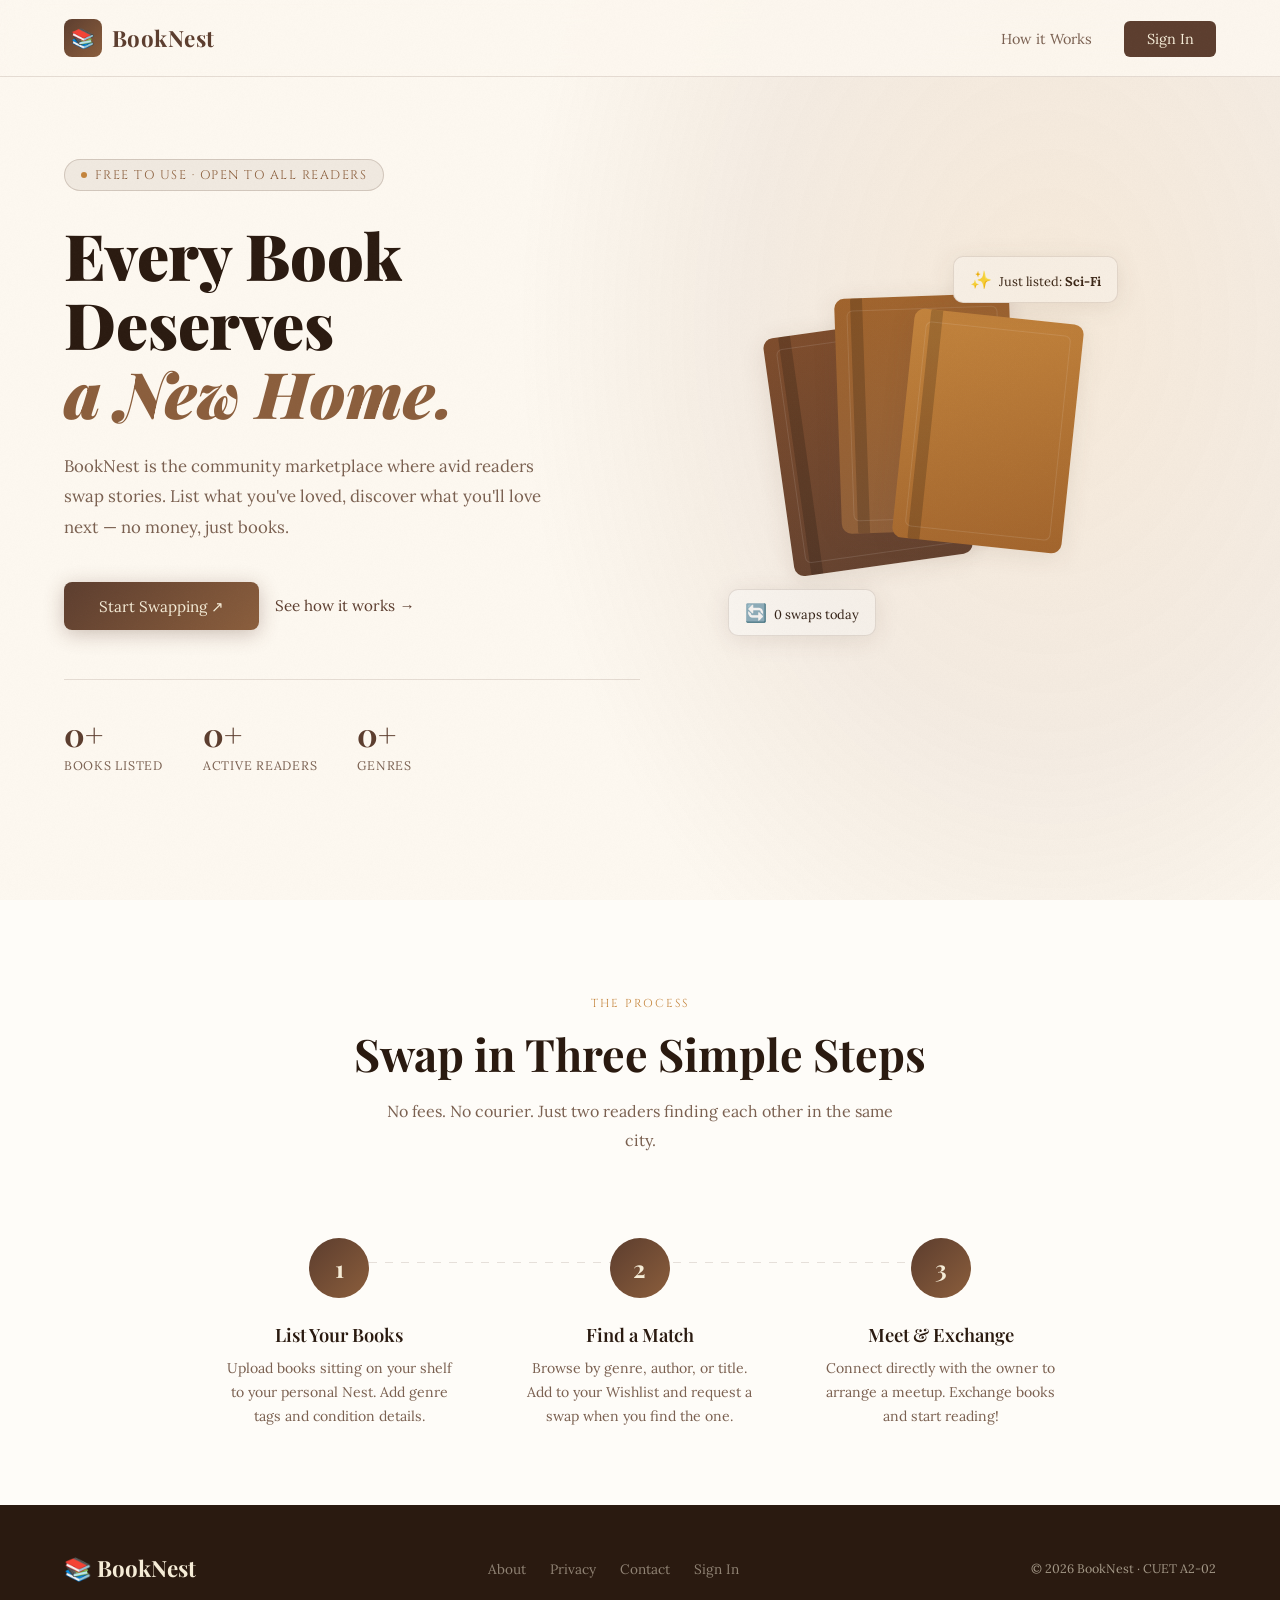
<file: index.html>
<!doctype html>
<html lang="en">
  <head>
    <meta charset="UTF-8" />
    <meta name="viewport" content="width=device-width, initial-scale=1.0" />
    <title>BookNest — Find Your Next Read</title>
    <link rel="stylesheet" href="css/get-started.css" />
  </head>

  <body>
    <!-- Navigation -->
    <nav id="navbar">
      <a class="nav-logo" href="#">
        <div class="nav-logo-icon">📚</div>
        <span class="nav-logo-text">BookNest</span>
      </a>
      <ul class="nav-links">
        <li><a href="#how-it-works">How it Works</a></li>
        <li><a href="signin.html" class="nav-cta">Sign In</a></li>
      </ul>
    </nav>

    <!-- Hero -->
    <section class="hero">
      <div class="hero-content">
        <div class="hero-badge">
          <span></span>
          Free to use · Open to all readers
        </div>
        <h1 class="hero-title">
          Every Book Deserves<br />
          <em>a New Home.</em>
        </h1>
        <p class="hero-subtitle">
          BookNest is the community marketplace where avid readers swap stories.
          List what you've loved, discover what you'll love next — no money,
          just books.
        </p>
        <div class="hero-actions">
          <a href="signup.html" class="btn-primary">Start Swapping ↗</a>
          <a href="#how-it-works" class="btn-ghost">See how it works →</a>
        </div>
        <div class="hero-stats">
  <div>
    <div class="stat-num" id="stat-books">--</div>
    <div class="stat-label">Books Listed</div>
  </div>
  <div>
    <div class="stat-num" id="stat-readers">--</div>
    <div class="stat-label">Active Readers</div>
  </div>
  <div>
    <div class="stat-num" id="stat-genres">--</div>
    <div class="stat-label">Genres</div>
  </div>
</div>
      </div>

      <!-- Illustrated Book Stack -->
      <div class="hero-visual">
        <div class="book-stack">
          <div class="book-card"></div>
          <div class="book-card"></div>
          <div class="book-card"></div>
          <div class="floating-tag top-right">
            <span class="tag-icon">✨</span> Just listed:
            <strong>Sci-Fi</strong>
          </div>
          <div class="floating-tag bottom-left">
            <span class="tag-icon">🔄</span> 0 swaps today
          </div>
        </div>
      </div>
    </section>

    <!-- ── HOW IT WORKS ── -->
    <section class="how-it-works" id="how-it-works">
      <div class="how-header">
        <span class="section-label">The Process</span>
        <h2 class="section-title">Swap in Three Simple Steps</h2>
        <p class="section-sub">
          No fees. No courier. Just two readers finding each other in the same
          city.
        </p>
      </div>
      <div class="steps-grid">
        <div class="step">
          <div class="step-num">1</div>
          <h3 class="step-title">List Your Books</h3>
          <p class="step-desc">
            Upload books sitting on your shelf to your personal Nest. Add genre
            tags and condition details.
          </p>
        </div>
        <div class="step">
          <div class="step-num">2</div>
          <h3 class="step-title">Find a Match</h3>
          <p class="step-desc">
            Browse by genre, author, or title. Add to your Wishlist and request
            a swap when you find the one.
          </p>
        </div>
        <div class="step">
          <div class="step-num">3</div>
          <h3 class="step-title">Meet & Exchange</h3>
          <p class="step-desc">
            Connect directly with the owner to arrange a meetup. Exchange books
            and start reading!
          </p>
        </div>
      </div>
    </section>
    <!-- ── FOOTER ── -->
    <footer>
      <div class="footer-logo">📚 BookNest</div>
      <ul class="footer-links">
        <li><a href="#">About</a></li>
        <li><a href="#">Privacy</a></li>
        <li><a href="#">Contact</a></li>
        <li><a href="login.html">Sign In</a></li>
      </ul>
      <p style="font-size: 0.78rem">© 2026 BookNest · CUET A2-02</p>
    </footer>

    <script src="javascript/index.js"></script>
  </body>
</html>
</file>
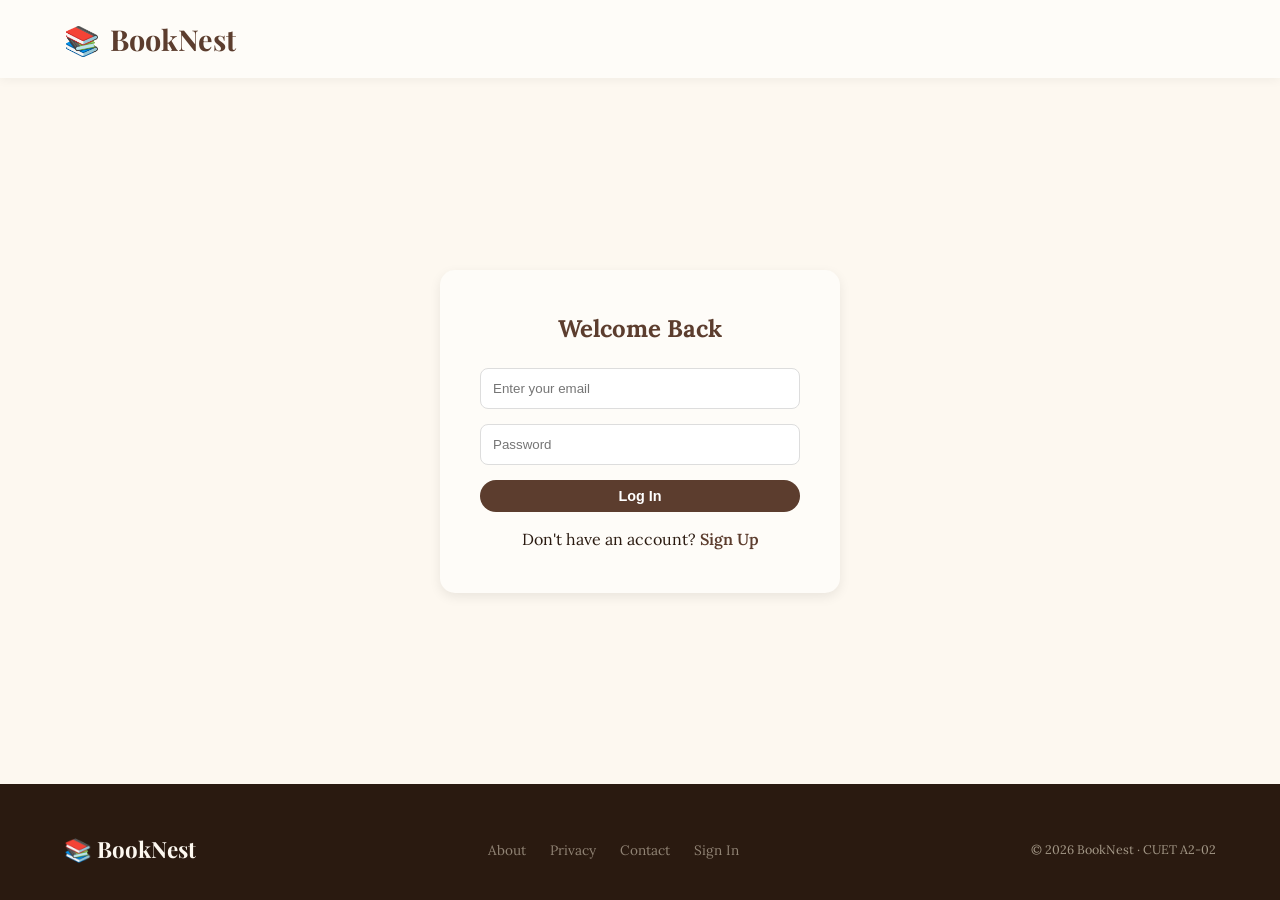
<file: history.html>
<!doctype html>
<html lang="en">
  <head>
    <meta charset="UTF-8" />
    <meta name="viewport" content="width=device-width, initial-scale=1.0" />
    <title>History - BookNest</title>
    <link rel="stylesheet" href="css/history.css" />
  </head>
  <body>
    <header>
      <a href="marketplace.html" class="logo"><span>📚</span> BookNest</a>
      <nav class="nav-links">
        <a href="marketplace.html">Marketplace</a>
        <a href="mynest.html">My Nest</a>
        <a href="wishlist.html">Wishlist</a>
        <a href="history.html" class="active">History</a>
      </nav>
      <div class="user-actions">
        <div class="avatar" style="width: 35px; height: 35px"></div>
        <a href="marketplace.html" class="btn btn-sm btn-outline">Log Out</a>
      </div>
    </header>

    <div class="container" style="margin-top: 40px">
      <h2 class="section-title">Ongoing Requests</h2>
      <p style="font-size: 0.9rem; color: #7a6050; margin-bottom: 20px">
        Accept a request to see contact info. Meet up and click "Confirm Swap"
        once physical exchange is done.
      </p>
      <table class="history-table" id="ongoing-table">
        <thead>
          <tr>
            <th>Role</th>
            <th>Book Given</th>
            <th>Book Received</th>
            <th>Person</th>
            <th>Contact / Status</th>
            <th>Action</th>
          </tr>
        </thead>
        <tbody id="ongoing-body">
          <!-- Dynamic data here -->
        </tbody>
      </table>

      <h2 class="section-title" style="margin-top: 60px">Successful Swaps</h2>
      <table class="history-table">
        <thead>
          <tr>
            <th>Date</th>
            <th>Book Given</th>
            <th>Book Received</th>
            <th>Swapped With</th>
            <th>Action</th>
          </tr>
        </thead>
        <tbody id="completed-body">
          <!-- Dynamic data here -->
        </tbody>
      </table>
    </div>

    <div id="contact-modal" class="modal-overlay" style="display: none">
      <div class="modal-content" style="text-align: center; max-width: 400px">
        <span class="close-btn" id="close-contact">&times;</span>
        <h3 id="contact-name">Contact Info</h3>
        <p style="margin-top: 10px">
          <strong>Phone:</strong> <span id="contact-phone"></span>
        </p>
        <p><strong>Address:</strong> <span id="contact-address"></span></p>

        <div
          style="
            background: #fff9e6;
            border: 1px solid #ffe58f;
            padding: 15px;
            border-radius: 8px;
            margin: 20px 0;
            font-size: 0.85rem;
            color: #856404;
          "
        >
          <strong>Step 2: Physical Meeting</strong><br />
          Meet the user. Once you have the book in your hand, click the button
          below.
        </div>

        <button
          id="modal-confirm-swap"
          class="btn btn-primary"
          style="width: 100%"
        >
          I have received my book
        </button>
      </div>
    </div>

    <footer>
      <div class="footer-logo">📚 BookNest</div>
      <ul class="footer-links">
        <li><a href="#">About</a></li>
        <li><a href="#">Privacy</a></li>
        <li><a href="#">Contact</a></li>
        <li><a href="signin.html">Sign In</a></li>
      </ul>
      <p style="font-size: 0.78rem">© 2026 BookNest · CUET A2-02</p>
    </footer>
    <script src="javascript/config.js"></script>
    <script src="javascript/auth.js"></script>
    <script src="javascript/history.js"></script>
  </body>
</html>
</file>
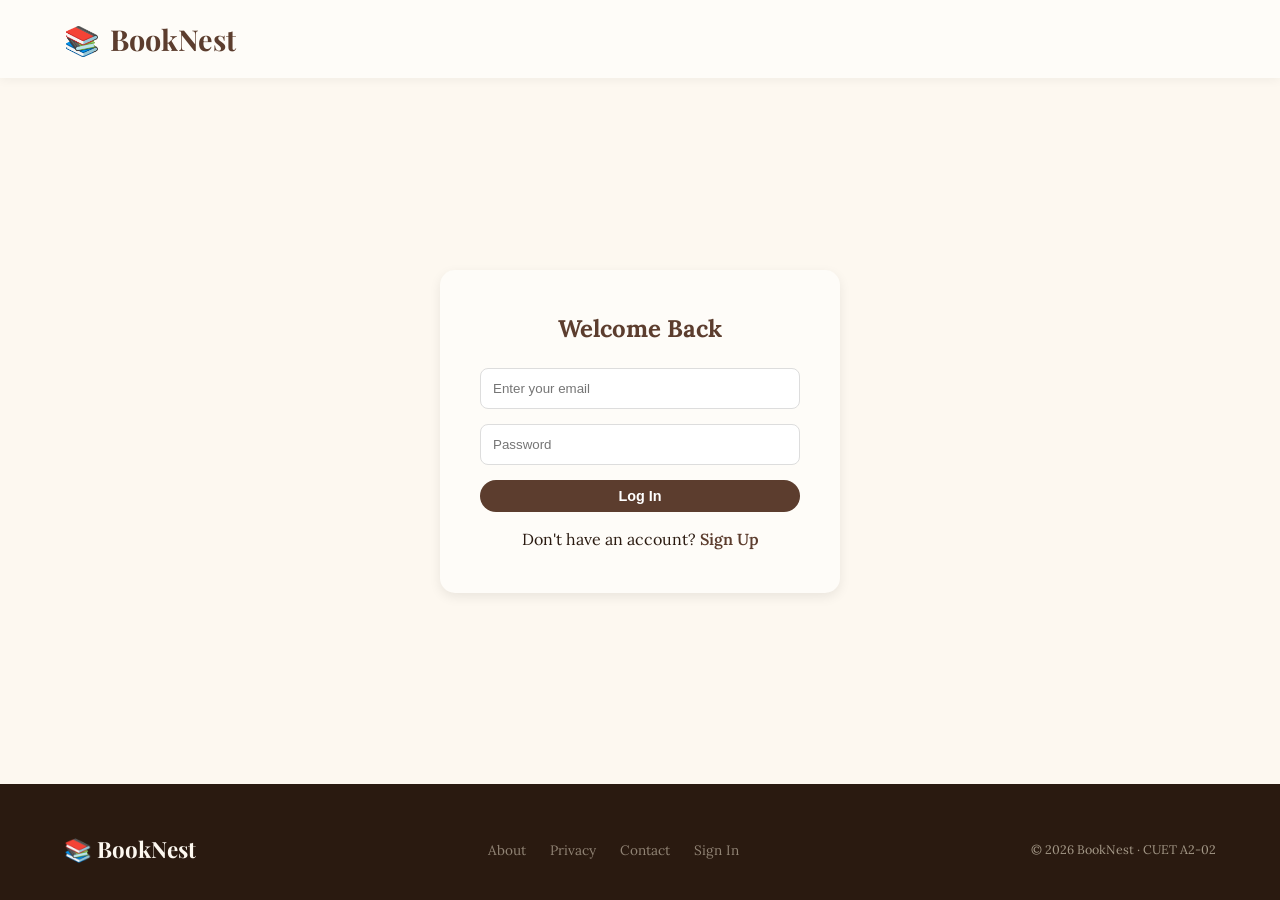
<file: marketplace.html>
<!doctype html>
<html lang="en">
  <head>
    <meta charset="UTF-8" />
    <meta name="viewport" content="width=device-width, initial-scale=10" />
    <title>BookNest - Marketplace</title>
    <link rel="stylesheet" href="css/index.css" />
  </head>

  <body>
    <header>
      <a href="marketplace.html" class="logo"><span>📚</span> BookNest</a>
      <nav class="nav-links">
        <a href="marketplace.html" class="active">Marketplace</a>
        <a href="mynest.html">My Nest</a>
        <a href="wishlist.html">Wishlist</a>
        <a href="history.html">History</a>
      </nav>
      <div class="user-actions">
        <div
          class="avatar"
          style="width: 35px; height: 35px; background-color: #2c5e50"
        ></div>
        <a href="index.html" class="btn btn-sm btn-outline">Log Out</a>
      </div>
    </header>

    <section class="hero">
      <h1>Give Old Stories New Life</h1>
      <p>
        Join the community of readers swapping novels, textbooks, and comics for
        free.
      </p>

      <div class="search-container">
        <input
          type="text"
          class="search-input"
          placeholder="Search by title, author..."
        />
        <button class="btn btn-primary">Search</button>
      </div>

      <div class="filters">
        <span class="filter-tag active">All</span>
        <span class="filter-tag">Fiction</span>
        <span class="filter-tag">Thriller</span>
        <span class="filter-tag">Academic</span>
        <span class="filter-tag">Sci-Fi</span>
      </div>
    </section>

    <div class="container">
      <h2 class="section-title">Trending Swaps</h2>
      <div class="book-grid"></div>
    </div>
    <!-- SWAP REQUEST MODAL (Hidden by default) -->
    <div id="swap-modal" class="modal-overlay" style="display: none">
      <div class="modal-content">
        <span class="close-btn" id="close-modal">&times;</span>
        <h3
          style="
            font-family: var(--font-serif);
            color: var(--primary-green);
            margin-bottom: 10px;
          "
        >
          Request a Swap
        </h3>
        <p style="font-size: 0.9rem; color: var(--text-light)">
          You are requesting:
          <strong
            id="wanted-book-title"
            style="color: var(--text-dark)"
          ></strong>
        </p>

        <div style="margin-top: 20px">
          <label
            for="offered-book-select"
            style="font-size: 0.9rem; font-weight: bold"
            >Select a book to offer:</label
          >
          <select
            id="offered-book-select"
            style="
              width: 100%;
              padding: 12px;
              margin-top: 8px;
              border: 1px solid #ddd;
              border-radius: 8px;
              font-family: var(--font-sans);
              outline: none;
            "
          >
            <option value="">Loading your books...</option>
          </select>
        </div>

        <button
          id="confirm-swap-btn"
          class="btn btn-primary"
          style="width: 100%; margin-top: 20px"
        >
          Confirm Swap Request
        </button>
        <p
          id="swap-error"
          style="
            color: #c0392b;
            margin-top: 10px;
            font-size: 0.85rem;
            display: none;
            text-align: center;
            font-weight: bold;
          "
        ></p>
      </div>
    </div>
    <footer>
      <div class="footer-logo">📚 BookNest</div>
      <ul class="footer-links">
        <li><a href="#">About</a></li>
        <li><a href="#">Privacy</a></li>
        <li><a href="#">Contact</a></li>
      </ul>
      <p style="font-size: 0.78rem">© 2026 BookNest · CUET A2-02</p>
    </footer>
    <script src="javascript/config.js"></script>
    <script src="javascript/auth.js"></script>
    <script src="javascript/marketplace.js"></script>
  </body>
</html>
</file>
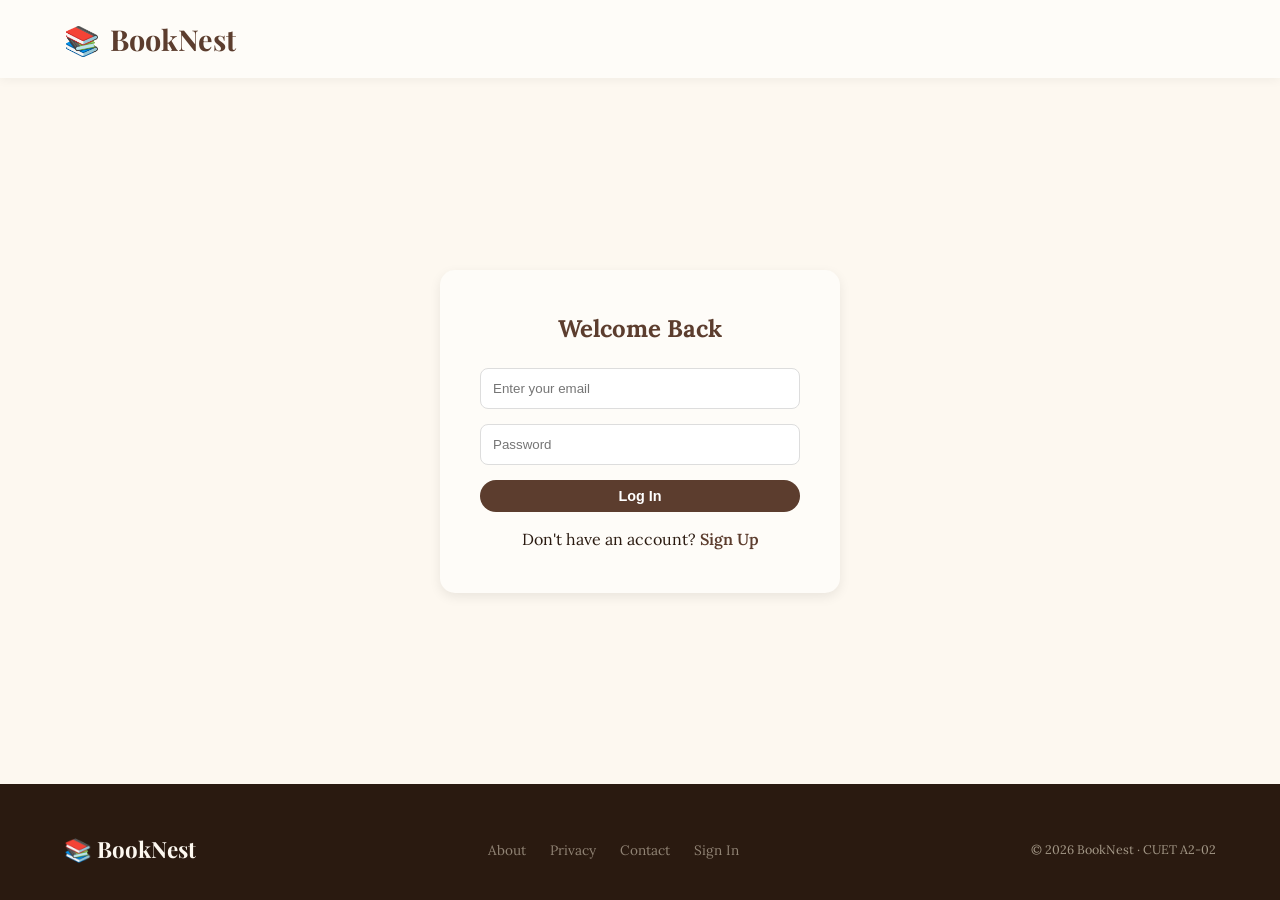
<file: mynest.html>
<!doctype html>
<html lang="en">
  <head>
    <meta charset="UTF-8" />
    <meta name="viewport" content="width=device-width, initial-scale=1.0" />
    <title>My Nest (Dashboard) - BookNest</title>
    <link rel="stylesheet" href="css/mynest.css" />
  </head>
  <body>
    <header>
      <a href="marketplace.html" class="logo"><span>📚</span> BookNest</a>
      <nav class="nav-links">
        <a href="marketplace.html">Marketplace</a>
        <a href="mynest.html" class="active">My Nest</a>
        <a href="wishlist.html">Wishlist</a>
        <a href="history.html">History</a>
      </nav>
      <div class="user-actions">
        <div
          class="avatar"
          style="width: 35px; height: 35px; background-color: #2c5e50"
        ></div>
        <a href="index.html" class="btn btn-sm btn-outline">Log Out</a>
      </div>
    </header>

    <div class="container" style="margin-top: 40px">
      <div class="dashboard-profile">
        <div class="profile-main-section">
          <div class="profile-avatar">
            <span id="avatar-initials">NS</span>
          </div>
          <div class="profile-info">
            <h1 class="profile-name">Loading...</h1>
            <div class="profile-details-grid">
              <p class="profile-detail">
                <strong>Email:</strong> <span id="profile-email">...</span>
              </p>
              <p class="profile-detail">
                <strong>Phone:</strong> <span id="profile-phone">...</span>
              </p>
              <p class="profile-detail">
                <strong>Address:</strong> <span id="profile-address">...</span>
              </p>
            </div>
            <button class="btn btn-sm btn-outline" style="margin-top: 12px">
              Edit Profile
            </button>
          </div>
        </div>

        <div class="profile-stats-section">
          <div class="stat-box">
            <span class="stat-number" id="stat-posted">0</span>
            <span class="stat-label">Posted</span>
          </div>
          <div class="stat-box">
            <span class="stat-number" id="stat-swaps">0</span>
            <span class="stat-label">Swaps</span>
          </div>
          <div class="stat-box">
            <span class="stat-number" id="stat-pending">0</span>
            <span class="stat-label">Pending</span>
            <!-- Replaced Rating with Pending -->
          </div>
        </div>
      </div>
      <!-- ... rest of the page ... -->

      <hr style="border: 0; border-top: 1px solid #ddd; margin-bottom: 40px" />

      <div class="section-title">
        <h2>My Bookshelf (Inventory)</h2>
        <button class="btn btn-primary">+ Post New Book</button>
      </div>

      <div class="book-grid">
        <div class="book-card">
          <div class="card-img-container">
            <span class="condition-badge">Like New</span>
            <img
              src="https://placehold.co/200x300/2c5e50/FFF?text=The+Alchemist"
              alt="Book Cover"
              class="book-cover"
            />
          </div>
          <div class="card-body">
            <h3 class="book-title">The Alchemist</h3>
            <p class="book-author">Paulo Coelho</p>
            <div class="owner-info">
              Status:
              <span style="color: var(--primary-green); font-weight: bold"
                >Active</span
              >
            </div>
            <div style="display: flex; gap: 10px; margin-top: 15px">
              <button class="btn btn-sm btn-outline" style="flex: 1">
                Edit
              </button>
              <button class="btn btn-sm btn-danger" style="flex: 1">
                Delete
              </button>
            </div>
          </div>
        </div>

        <div class="book-card">
          <div class="card-img-container">
            <span class="condition-badge">Used</span>
            <img
              src="https://placehold.co/200x300/8d6e63/FFF?text=C+++Prog"
              alt="Book Cover"
              class="book-cover"
            />
          </div>
          <div class="card-body">
            <h3 class="book-title">Object Oriented Prog.</h3>
            <p class="book-author">Balagurusamy</p>
            <div class="owner-info">
              Status:
              <span style="color: #f39c12; font-weight: bold"
                >Swap Pending</span
              >
            </div>
            <div style="display: flex; gap: 10px; margin-top: 15px">
              <button class="btn btn-sm btn-outline" style="flex: 1">
                Edit
              </button>
              <button class="btn btn-sm btn-danger" style="flex: 1">
                Delete
              </button>
            </div>
          </div>
        </div>
      </div>
    </div>
    <div id="add-book-modal" class="modal-overlay" style="display: none">
      <div class="modal-content">
        <span class="close-btn" id="close-add-modal">&times;</span>
        <h3>Add to Your Nest</h3>
        <form id="add-book-form">
          <input
            type="text"
            id="new-book-title"
            class="auth-input"
            placeholder="Book Title"
            required
            style="margin-top: 15px"
          />
          <input
            type="text"
            id="new-book-author"
            class="auth-input"
            placeholder="Author Name"
            required
          />
          <select id="new-book-genre" class="auth-input" required>
            <option value="Fiction">Fiction</option>
            <option value="Thriller">Thriller</option>
            <option value="Academic">Academic</option>
            <option value="Sci-Fi">Sci-Fi</option>
            <option value="Other">Other</option>
          </select>
          <button type="submit" class="btn btn-primary" style="width: 100%">
            Add to Bookshelf
          </button>
        </form>
      </div>
    </div>

    <!-- Edit Profile Modal -->
    <div id="edit-profile-modal" class="modal-overlay" style="display: none">
      <div class="modal-content">
        <span class="close-btn" id="close-edit-modal">&times;</span>
        <h3>Edit Profile</h3>
        <form id="edit-profile-form">
          <input
            type="text"
            id="edit-name"
            class="auth-input"
            placeholder="Full Name"
            required
            style="margin-top: 15px"
          />
          <input
            type="text"
            id="edit-phone"
            class="auth-input"
            placeholder="Phone Number (e.g. 017...)"
          />
          <input
            type="text"
            id="edit-address"
            class="auth-input"
            placeholder="Address (e.g. Chattogram, CUET)"
          />
          <button type="submit" class="btn btn-primary" style="width: 100%">
            Save Changes
          </button>
        </form>
      </div>
    </div>

    <!-- Custom Delete Confirmation Modal -->
    <div id="confirm-modal" class="modal-overlay" style="display: none">
      <div class="modal-content" style="text-align: center; max-width: 350px">
        <h3 style="color: #c0392b; margin-bottom: 10px">Delete Book?</h3>
        <p
          style="
            color: var(--text-light);
            margin-bottom: 25px;
            font-size: 0.95rem;
          "
        >
          Are you sure you want to delete this book? This action cannot be
          undone.
        </p>
        <div style="display: flex; gap: 15px; justify-content: center">
          <button
            id="cancel-delete-btn"
            class="btn btn-outline"
            style="flex: 1"
          >
            Cancel
          </button>
          <button
            id="confirm-delete-btn"
            class="btn btn-danger"
            style="flex: 1"
          >
            Yes, Delete
          </button>
        </div>
      </div>
    </div>

    <!-- Toast Notification Container -->
    <div id="toast-container" class="toast-container"></div>

    <footer>
      <div class="footer-logo">📚 BookNest</div>
      <ul class="footer-links">
        <li><a href="#">About</a></li>
        <li><a href="#">Privacy</a></li>
        <li><a href="#">Contact</a></li>
        <li><a href="signin.html">Sign In</a></li>
      </ul>
      <p style="font-size: 0.78rem">© 2026 BookNest · CUET A2-02</p>
    </footer>
    <script src="javascript/config.js"></script>
    <script src="javascript/auth.js"></script>
    <script src="javascript/mynest.js"></script>
  </body>
</html>
</file>
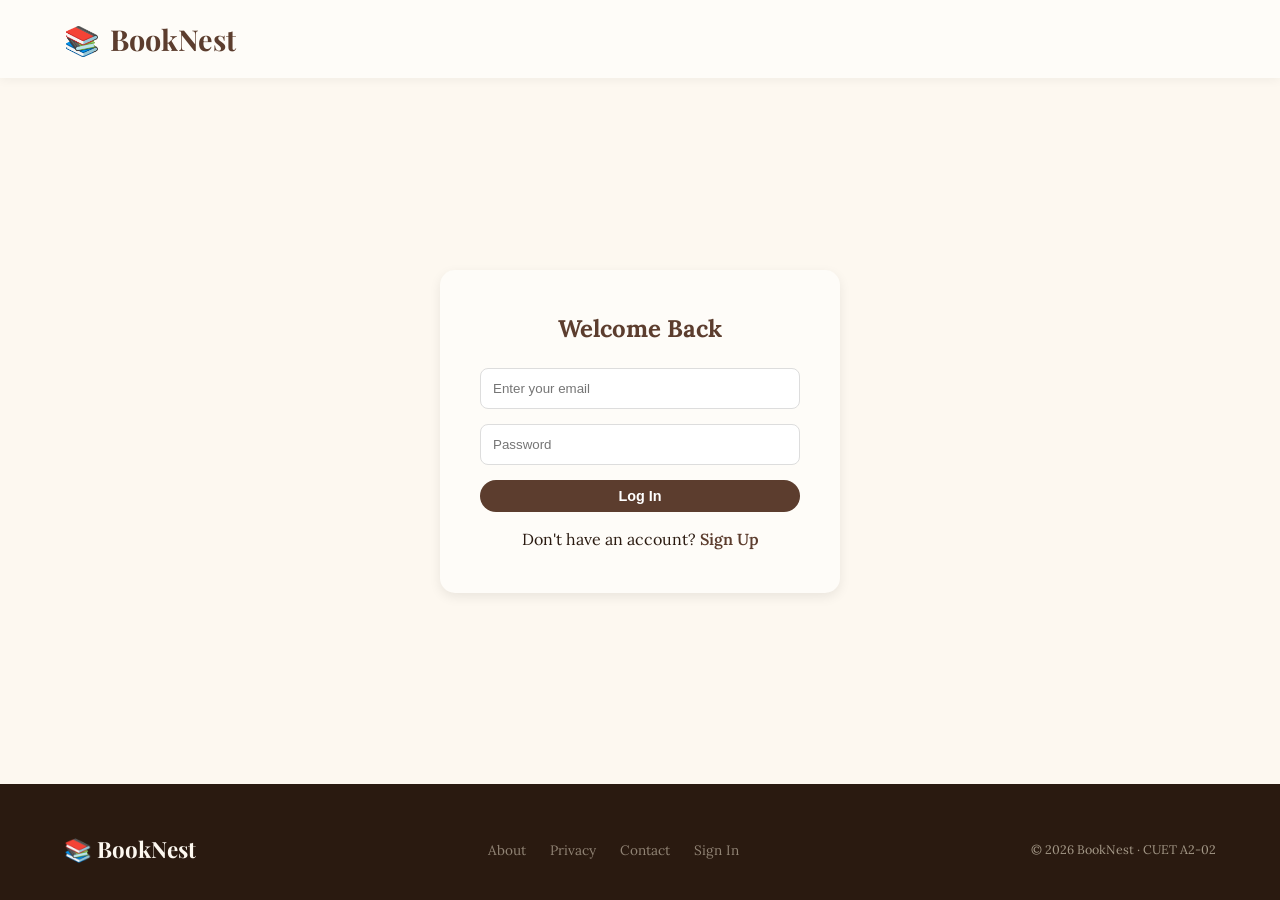
<file: signin.html>
<!doctype html>
<html lang="en">
  <head>
    <meta charset="UTF-8" />
    <meta name="viewport" content="width=device-width, initial-scale=1.0" />
    <title>Sign In - BookNest</title>
    <link rel="stylesheet" href="css/signin.css" />
  </head>
  <body>
    <header>
      <a href="index.html" class="logo"><span>📚</span> BookNest</a>
    </header>

    <div class="container auth-wrapper">
      <div class="auth-card">
        <h2 style="margin-bottom: 20px; color: var(--primary-green)">
          Welcome Back
        </h2>
        <form id="signin-form">
          <input
            type="email"
            id="signin-email"
            class="auth-input"
            placeholder="Enter your email"
            required
          />
          <input
            type="password"
            id="signin-password"
            class="auth-input"
            placeholder="Password"
            required
          />
          <button type="submit" class="btn btn-primary" style="width: 100%">
            Log In
          </button>
          <p
            id="signin-error"
            style="
              color: #e74c3c;
              margin-top: 10px;
              display: none;
              font-weight: bold;
              font-size: 0.9rem;
            "
          >
            Invalid credentials
          </p>
        </form>
        <p style="margin-top: 15px">
          Don't have an account?
          <a href="signup.html" class="auth-link">Sign Up</a>
        </p>
      </div>
    </div>

    <footer>
      <div class="footer-logo">📚 BookNest</div>
      <ul class="footer-links">
        <li><a href="#">About</a></li>
        <li><a href="#">Privacy</a></li>
        <li><a href="#">Contact</a></li>
        <li><a href="signin.html">Sign In</a></li>
      </ul>
      <p style="font-size: 0.78rem">© 2026 BookNest · CUET A2-02</p>
    </footer>
    <script src="javascript/config.js"></script>
    <script src="javascript/signin.js"></script>
  </body>
</html>
</file>
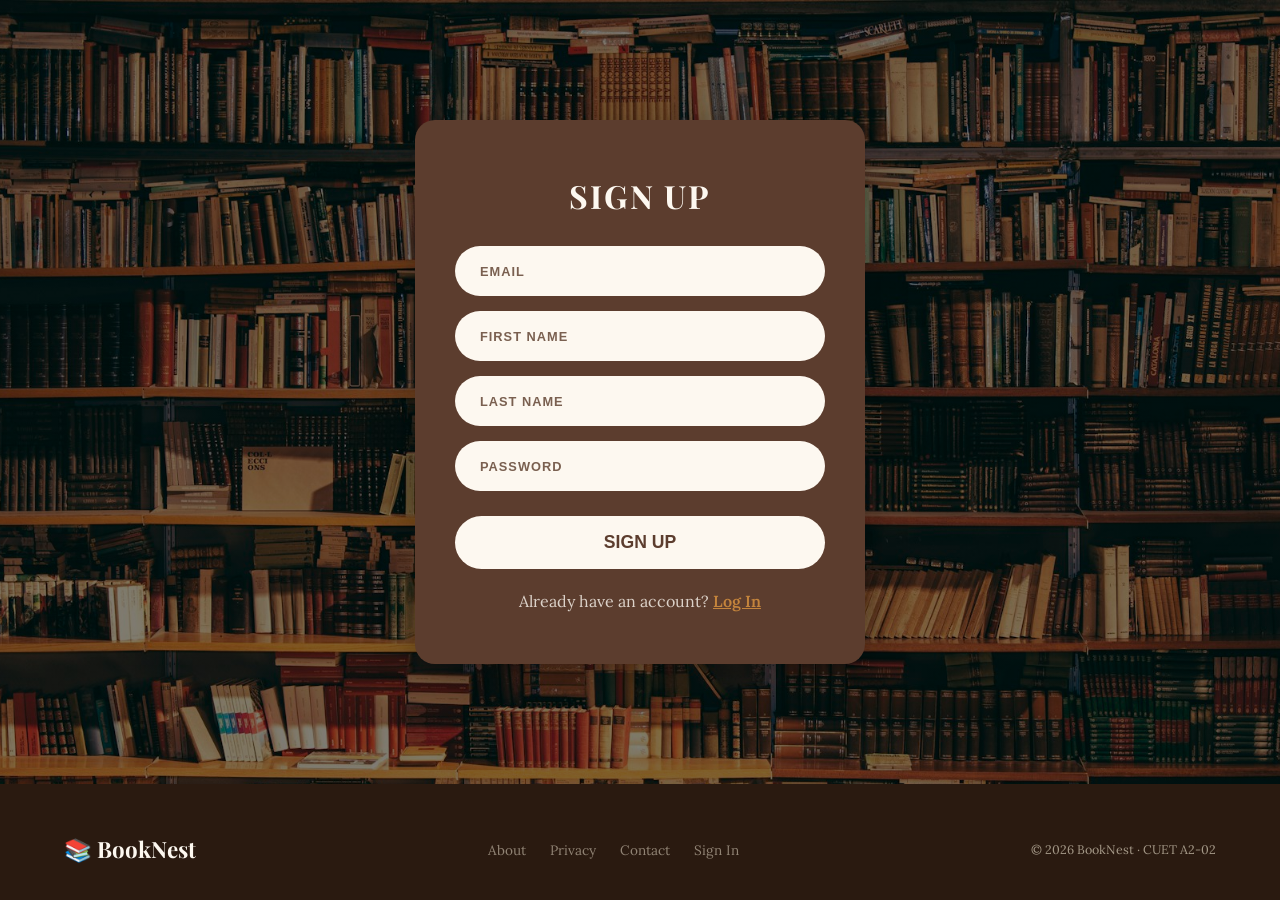
<file: signup.html>
<!doctype html>
<html lang="en">
  <head>
    <meta charset="UTF-8" />
    <meta name="viewport" content="width=device-width, initial-scale=1.0" />
    <title>Sign Up - BookNest</title>
    <link rel="stylesheet" href="css/signup.css" />
  </head>
  <body>
    <div class="container auth-wrapper">
      <div class="auth-card">
        <h2 style="text-align: center">Sign Up</h2>
        <form id="signup-form">
          <input
            type="email"
            id="signup-email"
            class="auth-input"
            placeholder="EMAIL"
            required
          />
          <input
            type="text"
            id="signup-fname"
            class="auth-input"
            placeholder="FIRST NAME"
            required
          />
          <input
            type="text"
            id="signup-lname"
            class="auth-input"
            placeholder="LAST NAME"
            required
          />
          <input
            type="password"
            id="signup-password"
            class="auth-input"
            placeholder="PASSWORD"
            required
          />
          <button type="submit" class="btn btn-primary">Sign Up</button>
        </form>
        <p style="text-align: center">
          Already have an account?
          <a href="signin.html" class="auth-link">Log In</a>
        </p>
      </div>
    </div>
    <footer>
      <div class="footer-logo">📚 BookNest</div>
      <ul class="footer-links">
        <li><a href="#">About</a></li>
        <li><a href="#">Privacy</a></li>
        <li><a href="#">Contact</a></li>
        <li><a href="signin.html">Sign In</a></li>
      </ul>
      <p style="font-size: 0.78rem">© 2026 BookNest · CUET A2-02</p>
    </footer>
    <script src="javascript/config.js"></script>
    <script src="javascript/signup.js"></script>
  </body>
</html>
</file>
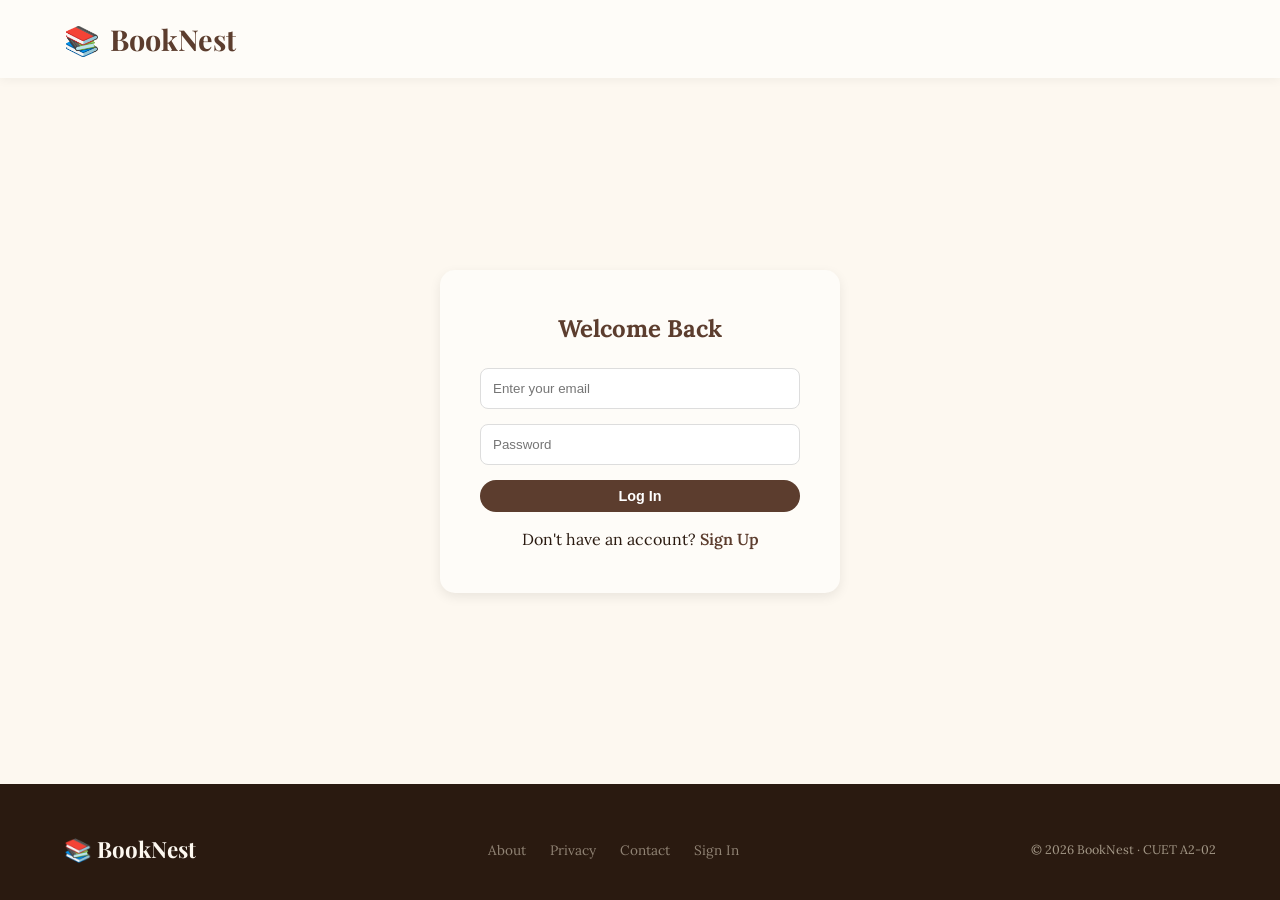
<file: wishlist.html>
<!doctype html>
<html lang="en">
  <head>
    <meta charset="UTF-8" />
    <meta name="viewport" content="width=device-width, initial-scale=1.0" />
    <title>Wishlist - BookNest</title>
    <link rel="stylesheet" href="css/wishlist.css" />
  </head>
  <body>
    <header>
      <a href="index.html" class="logo"><span>📚</span> BookNest</a>
      <nav class="nav-links">
        <a href="marketplace.html">Marketplace</a>
        <a href="mynest.html">My Nest</a>
        <a href="wishlist.html" class="active">Wishlist</a>
        <a href="history.html">History</a>
      </nav>
      <div class="user-actions">
        <a href="index.html" class="btn btn-sm btn-outline">Log Out</a>
      </div>
    </header>

    <div class="container" style="margin-top: 40px">
      <h2 class="section-title">Books I Want</h2>

      <div class="add-book-section" style="margin-bottom: 30px; padding: 20px; background: #f4f4f9; border-radius: 8px;">
        <h3 style="margin-bottom: 10px;">Add New Book to Wishlist</h3>
        <form id="addWishlistForm" style="display: flex; gap: 10px; flex-wrap: wrap;">
          <input type="text" id="bookTitle" placeholder="Book Title" required style="padding: 8px; flex: 1; min-width: 200px; border: 1px solid #ccc; border-radius: 4px;" />
          <input type="text" id="bookAuthor" placeholder="Author" required style="padding: 8px; flex: 1; min-width: 200px; border: 1px solid #ccc; border-radius: 4px;" />
          <select id="bookCondition" style="padding: 8px; flex: 1; min-width: 150px; border: 1px solid #ccc; border-radius: 4px;">
            <option value="Any Condition">Any Condition</option>
            <option value="Good Condition">Good Condition</option>
            <option value="Like New">Like New</option>
          </select>
          <button type="submit" class="btn" style="background: #333; color: white; border: none; padding: 8px 20px; cursor: pointer; border-radius: 4px;">Add Book</button>
        </form>
      </div>

      <div class="book-grid" id="wishlistGrid">
         <p style="color: #666; text-align: center; width: 100%;">Loading wishlist from backend...</p>
      </div>
    </div>

    <footer style="margin-top: 50px;">
      <div class="footer-logo">📚 BookNest</div>
      <ul class="footer-links">
        <li><a href="#">About</a></li>
        <li><a href="#">Privacy</a></li>
        <li><a href="#">Contact</a></li>
        <li><a href="signin.html">Sign In</a></li>
      </ul>
      <p style="font-size: 0.78rem">© 2026 BookNest · CUET A2-02</p>
    </footer>
    
    <script src="javascript/config.js"></script>
    <script src="javascript/auth.js"></script>
    <script src="javascript/wishlist.js?v=999"></script> 
  </body>
</html>
</file>
<file: css/get-started.css>
@import url("https://fonts.googleapis.com/css2?family=Playfair+Display:ital,wght@0,400;0,600;0,700;0,900;1,400;1,600&family=Lora:ital,wght@0,400;0,500;1,400&family=Cinzel:wght@400;600&display=swap");

/* ── CSS Variables ─────────────────────────────────── */
:root {
  --chocolate: #5c3d2e;
  --mahogany: #8b5e3c;
  --amber: #c4843c;
  --gold: #d4a853;
  --parchment: #f5ecd7;
  --cream: #fdf8f0;
  --warm-white: #fefcf8;
  --ink: #2a1a10;
  --muted: #7a6050;
  --border: rgba(92, 61, 46, 0.15);
  --shadow-warm: 0 8px 40px rgba(92, 61, 46, 0.18);
  --shadow-card: 0 4px 24px rgba(92, 61, 46, 0.12);
  --r: 12px;
}

*,
*::before,
*::after {
  box-sizing: border-box;
  margin: 0;
  padding: 0;
}

html {
  scroll-behavior: smooth;
}

body {
  font-family: "Lora", Georgia, serif;
  background: var(--cream);
  color: var(--ink);
  overflow-x: hidden;
}

/* ── NOISE TEXTURE OVERLAY ─────────────────────────── */
body::before {
  content: "";
  position: fixed;
  inset: 0;
  background-image: url("data:image/svg+xml,%3Csvg xmlns='http://www.w3.org/2000/svg' width='300' height='300'%3E%3Cfilter id='noise'%3E%3CfeTurbulence type='fractalNoise' baseFrequency='0.65' numOctaves='3' stitchTiles='stitch'/%3E%3CfeColorMatrix type='saturate' values='0'/%3E%3C/filter%3E%3Crect width='300' height='300' filter='url(%23noise)' opacity='0.035'/%3E%3C/svg%3E");
  pointer-events: none;
  z-index: 1000;
  opacity: 0.6;
}

/* ── NAVIGATION ────────────────────────────────────── */
nav {
  position: fixed;
  top: 0;
  left: 0;
  right: 0;
  z-index: 900;
  display: flex;
  align-items: center;
  justify-content: space-between;
  padding: 1.2rem 5%;
  background: rgba(253, 248, 240, 0.88);
  backdrop-filter: blur(16px);
  border-bottom: 1px solid var(--border);
  transition: box-shadow 0.3s;
}

nav.scrolled {
  box-shadow: 0 2px 24px rgba(92, 61, 46, 0.1);
}

.nav-logo {
  display: flex;
  align-items: center;
  gap: 10px;
  text-decoration: none;
}

.nav-logo-icon {
  width: 38px;
  height: 38px;
  background: linear-gradient(135deg, var(--chocolate), var(--mahogany));
  border-radius: 8px;
  display: flex;
  align-items: center;
  justify-content: center;
  color: var(--parchment);
  font-size: 1.2rem;
}

.nav-logo-text {
  font-family: "Playfair Display", serif;
  font-weight: 700;
  font-size: 1.4rem;
  color: var(--chocolate);
  letter-spacing: 0.02em;
}

.nav-links {
  display: flex;
  align-items: center;
  gap: 2rem;
  list-style: none;
}

.nav-links a {
  text-decoration: none;
  color: var(--muted);
  font-family: "Lora", serif;
  font-size: 0.9rem;
  transition: color 0.2s;
}

.nav-links a:hover {
  color: var(--chocolate);
}

.nav-cta {
  background: var(--chocolate);
  color: var(--parchment) !important;
  padding: 0.55rem 1.4rem;
  border-radius: 6px;
  transition:
    background 0.25s,
    transform 0.2s !important;
}

.nav-cta:hover {
  background: var(--mahogany) !important;
  transform: translateY(-1px);
}

/* ── HERO  */
.hero {
  min-height: 100vh;
  display: grid;
  grid-template-columns: 1fr 1fr;
  align-items: center;
  gap: 0;
  padding: 6rem 5% 4rem;
  position: relative;
  overflow: hidden;
}

.hero::after {
  content: "";
  position: absolute;
  right: -10%;
  top: -20%;
  width: 70%;
  height: 140%;
  background: radial-gradient(
    ellipse at 60% 40%,
    rgba(196, 132, 60, 0.12) 0%,
    rgba(139, 94, 60, 0.08) 40%,
    transparent 70%
  );
  pointer-events: none;
}

.hero-badge {
  display: inline-flex;
  align-items: center;
  gap: 8px;
  background: rgba(92, 61, 46, 0.08);
  border: 1px solid rgba(92, 61, 46, 0.2);
  color: var(--mahogany);
  font-size: 0.78rem;
  font-family: "Cinzel", serif;
  letter-spacing: 0.12em;
  text-transform: uppercase;
  padding: 0.4rem 1rem;
  border-radius: 99px;
  margin-bottom: 1.8rem;
  opacity: 0;
  animation: fadeUp 0.8s 0.2s forwards;
}

.hero-badge span {
  width: 6px;
  height: 6px;
  background: var(--amber);
  border-radius: 50%;
  display: inline-block;
}

.hero-title {
  font-family: "Playfair Display", serif;
  font-size: clamp(3rem, 5vw, 4.8rem);
  font-weight: 900;
  line-height: 1.08;
  color: var(--ink);
  margin-bottom: 1.5rem;
  opacity: 0;
  animation: fadeUp 0.8s 0.35s forwards;
}

.hero-title em {
  font-style: italic;
  color: var(--mahogany);
  display: block;
}

.hero-subtitle {
  font-size: 1.05rem;
  line-height: 1.8;
  color: var(--muted);
  max-width: 480px;
  margin-bottom: 2.5rem;
  opacity: 0;
  animation: fadeUp 0.8s 0.5s forwards;
}

.hero-actions {
  display: flex;
  gap: 1rem;
  align-items: center;
  flex-wrap: wrap;
  opacity: 0;
  animation: fadeUp 0.8s 0.65s forwards;
}

.btn-primary {
  background: linear-gradient(135deg, var(--chocolate), var(--mahogany));
  color: var(--parchment);
  padding: 0.9rem 2.2rem;
  border-radius: 8px;
  font-family: "Lora", serif;
  font-size: 0.95rem;
  text-decoration: none;
  display: inline-flex;
  align-items: center;
  gap: 8px;
  transition:
    transform 0.25s,
    box-shadow 0.25s;
  box-shadow: 0 4px 20px rgba(92, 61, 46, 0.3);
}

.btn-primary:hover {
  transform: translateY(-2px);
  box-shadow: 0 8px 30px rgba(92, 61, 46, 0.4);
}

.btn-ghost {
  color: var(--chocolate);
  font-family: "Lora", serif;
  font-size: 0.95rem;
  text-decoration: none;
  display: inline-flex;
  align-items: center;
  gap: 6px;
  padding: 0.9rem 0;
  border-bottom: 1.5px solid transparent;
  transition: border-color 0.2s;
}

.btn-ghost:hover {
  border-color: var(--mahogany);
}

.hero-stats {
  display: flex;
  gap: 2.5rem;
  margin-top: 3rem;
  padding-top: 2rem;
  border-top: 1px solid var(--border);
  opacity: 0;
  animation: fadeUp 0.8s 0.8s forwards;
}

.stat-num {
  font-family: "Playfair Display", serif;
  font-size: 2rem;
  font-weight: 700;
  color: var(--chocolate);
}

.stat-label {
  font-size: 0.78rem;
  color: var(--muted);
  letter-spacing: 0.06em;
  text-transform: uppercase;
  margin-top: 2px;
}

/* ── HERO VISUAL ───────────────────────────────────── */
.hero-visual {
  position: relative;
  display: flex;
  align-items: center;
  justify-content: center;
  opacity: 0;
  animation: fadeIn 1s 0.5s forwards;
}

.book-stack {
  position: relative;
  width: 340px;
  height: 400px;
}

.book-card {
  position: absolute;
  border-radius: 10px;
  box-shadow: var(--shadow-card);
  transition: transform 0.4s ease;
}

.book-card:nth-child(1) {
  width: 180px;
  height: 240px;
  background: linear-gradient(160deg, #7c4a2a, #5c3d2e);
  left: 20px;
  top: 60px;
  transform: rotate(-8deg);
}

.book-card:nth-child(2) {
  width: 175px;
  height: 235px;
  background: linear-gradient(160deg, #a0622a, #8b5e3c);
  left: 80px;
  top: 30px;
  transform: rotate(-2deg);
}

.book-card:nth-child(3) {
  width: 170px;
  height: 230px;
  background: linear-gradient(160deg, #c4843c, #a0622a);
  left: 145px;
  top: 50px;
  transform: rotate(6deg);
}

.book-card::before {
  content: "";
  position: absolute;
  left: 16px;
  top: 0;
  bottom: 0;
  width: 12px;
  background: rgba(0, 0, 0, 0.2);
  border-radius: 2px 0 0 2px;
}

.book-card::after {
  content: "";
  position: absolute;
  inset: 12px;
  border: 1px solid rgba(255, 255, 255, 0.12);
  border-radius: 6px;
}

.book-stack:hover .book-card:nth-child(1) {
  transform: rotate(-12deg) translateX(-10px);
}
.book-stack:hover .book-card:nth-child(3) {
  transform: rotate(10deg) translateX(10px);
}

.floating-tag {
  position: absolute;
  background: var(--warm-white);
  border: 1px solid var(--border);
  border-radius: 10px;
  padding: 0.7rem 1rem;
  box-shadow: var(--shadow-card);
  font-size: 0.8rem;
  font-family: "Lora", serif;
  color: var(--ink);
  white-space: nowrap;
}

.floating-tag.top-right {
  top: -10px;
  right: -20px;
  animation: floatY 3s ease-in-out infinite;
}

.floating-tag.bottom-left {
  bottom: 30px;
  left: -30px;
  animation: floatY 3.5s 1s ease-in-out infinite;
}

.tag-icon {
  font-size: 1.1rem;
  margin-right: 4px;
}

/* ── SECTION SHARED  */
section {
  padding: 6rem 5%;
}

.section-label {
  font-family: "Cinzel", serif;
  font-size: 0.72rem;
  letter-spacing: 0.18em;
  text-transform: uppercase;
  color: var(--amber);
  margin-bottom: 1rem;
  display: block;
}

.section-title {
  font-family: "Playfair Display", serif;
  font-size: clamp(2rem, 3.5vw, 2.8rem);
  font-weight: 700;
  line-height: 1.2;
  color: var(--ink);
  margin-bottom: 1rem;
}

.section-sub {
  font-size: 1rem;
  color: var(--muted);
  line-height: 1.8;
  max-width: 520px;
}

/* ── HOW IT WORKS ──────────────────────────────────── */
.how-it-works {
  background: var(--warm-white);
  position: relative;
}

.how-header {
  text-align: center;
  margin-bottom: 4rem;
}
.how-header .section-sub {
  margin: 0 auto;
}

.steps-grid {
  display: grid;
  grid-template-columns: repeat(3, 1fr);
  gap: 2px;
  max-width: 900px;
  margin: 0 auto;
  position: relative;
}

.steps-grid::before {
  content: "";
  position: absolute;
  top: 44px;
  left: calc(16.6% + 30px);
  right: calc(16.6% + 30px);
  height: 1px;
  background: repeating-linear-gradient(
    90deg,
    var(--border) 0,
    var(--border) 8px,
    transparent 8px,
    transparent 16px
  );
}

.step {
  text-align: center;
  padding: 0 2rem;
  opacity: 1;
  transform: translateY(20px);
  transition:
    opacity 0.6s,
    transform 0.6s;
}

.step.visible {
  opacity: 1;
  transform: translateY(0);
}

.step-num {
  width: 60px;
  height: 60px;
  background: linear-gradient(135deg, var(--chocolate), var(--mahogany));
  color: var(--parchment);
  font-family: "Playfair Display", serif;
  font-size: 1.5rem;
  font-weight: 700;
  border-radius: 50%;
  display: flex;
  align-items: center;
  justify-content: center;
  margin: 0 auto 1.5rem;
  position: relative;
  z-index: 1;
}

.step-title {
  font-family: "Playfair Display", serif;
  font-size: 1.15rem;
  font-weight: 600;
  color: var(--ink);
  margin-bottom: 0.6rem;
}

.step-desc {
  font-size: 0.88rem;
  color: var(--muted);
  line-height: 1.7;
}

/* ── FOOTER ────────────────────────────────────────── */
footer {
  background: var(--ink);
  color: rgba(245, 236, 215, 0.6);
  padding: 3rem 5% 2rem;
  display: flex;
  justify-content: space-between;
  align-items: center;
  gap: 2rem;
  flex-wrap: wrap;
}

.footer-logo {
  font-family: "Playfair Display", serif;
  font-size: 1.4rem;
  font-weight: 700;
  color: var(--parchment);
}

.footer-links {
  display: flex;
  gap: 1.5rem;
  list-style: none;
}
.footer-links a {
  color: rgba(245, 236, 215, 0.5);
  text-decoration: none;
  font-size: 0.85rem;
  transition: color 0.2s;
}
.footer-links a:hover {
  color: var(--parchment);
}

/* ── ANIMATIONS ────────────────────────────────────── */
@keyframes fadeUp {
  from {
    opacity: 0;
    transform: translateY(24px);
  }
  to {
    opacity: 1;
    transform: translateY(0);
  }
}

@keyframes fadeIn {
  from {
    opacity: 0;
  }
  to {
    opacity: 1;
  }
}

@keyframes floatY {
  0%,
  100% {
    transform: translateY(0);
  }
  50% {
    transform: translateY(-10px);
  }
}

/* ── RESPONSIVE ────────────────────────────────────── */
@media (max-width: 900px) {
  .hero {
    grid-template-columns: 1fr;
    text-align: center;
  }
  .hero-subtitle {
    margin: 0 auto 2.5rem;
  }
  .hero-actions {
    justify-content: center;
  }
  .hero-stats {
    justify-content: center;
  }
  .hero-visual {
    display: none;
  }
  .steps-grid {
    grid-template-columns: 1fr;
    gap: 2.5rem;
  }
  .steps-grid::before {
    display: none;
  }
  .features-inner {
    grid-template-columns: 1fr;
  }
  .nav-links {
    display: none;
  }
}
</file>
<file: css/history.css>
@import url("https://fonts.googleapis.com/css2?family=Playfair+Display:ital,wght@0,400;0,600;0,700;0,900;1,400;1,600&family=Lora:ital,wght@0,400;0,500;1,400&family=Cinzel:wght@400;600&display=swap");
/* --- CSS Variables for the "Earthy/Cozy" Theme --- */
:root {
  --bg-paper: #fdf8f0;
  --bg-card: #fefcf8;
  --primary-green: #5c3d2e;
  --dark-green: #8b5e3c;
  --accent-brown: #c4843c;
  --text-dark: #2a1a10;
  --text-light: #7a6050;
  --shadow: 0 4px 12px rgba(0, 0, 0, 0.08);
  --font-serif: "Playfair Display", Georgia, serif;
  --font-sans: "Lora", Tahoma, Geneva, Verdana, sans-serif;
}

* {
  margin: 0;
  padding: 0;
  box-sizing: border-box;
}

body {
  font-family: var(--font-sans);
  background-color: var(--bg-paper);
  color: var(--text-dark);
  line-height: 1.6;
  display: flex;
  flex-direction: column;
  min-height: 100vh;
}

/* --- Header & Nav --- */
header {
  background-color: var(--bg-card);
  padding: 1rem 5%;
  display: flex;
  justify-content: space-between;
  align-items: center;
  box-shadow: 0 2px 10px rgba(0, 0, 0, 0.05);
  position: sticky;
  top: 0;
  z-index: 100;
}

.logo {
  font-family: var(--font-serif);
  font-size: 1.8rem;
  font-weight: bold;
  color: var(--primary-green);
  text-decoration: none;
  display: flex;
  align-items: center;
  gap: 10px;
}

.nav-links {
  display: flex;
  gap: 25px;
}
.nav-links a {
  text-decoration: none;
  color: var(--text-dark);
  font-weight: 500;
  transition: color 0.3s;
}
.nav-links a:hover,
.nav-links a.active {
  color: var(--primary-green);
}

.user-actions {
  display: flex;
  gap: 15px;
  align-items: center;
}

/* --- Buttons --- */
.btn {
  padding: 8px 20px;
  border-radius: 50px;
  text-decoration: none;
  font-weight: 600;
  cursor: pointer;
  border: none;
  transition: all 0.3s;
  font-size: 0.9rem;
  display: inline-block;
}
.btn-outline {
  border: 2px solid var(--primary-green);
  color: var(--primary-green);
  background: transparent;
}
.btn-primary {
  background-color: var(--primary-green);
  color: white;
}
.btn:hover {
  transform: translateY(-2px);
  box-shadow: 0 4px 8px rgba(44, 94, 80, 0.2);
}
.btn-danger {
  background-color: #c0392b;
  color: white;
}
.btn-sm {
  padding: 5px 15px;
  font-size: 0.8rem;
}

/* --- Hero Section --- */
.hero {
  text-align: center;
  padding: 50px 20px;
  max-width: 800px;
  margin: 0 auto;
}
.hero h1 {
  font-family: var(--font-serif);
  font-size: 3rem;
  color: var(--text-dark);
  margin-bottom: 15px;
}
.hero p {
  color: var(--text-light);
  font-size: 1.1rem;
  margin-bottom: 30px;
}

/* --- Forms (Search & Login) --- */
.search-container {
  max-width: 600px;
  margin: 0 auto 30px;
  display: flex;
  gap: 10px;
}
.search-input {
  flex-grow: 1;
  padding: 12px 20px;
  border: 1px solid #ddd;
  border-radius: 50px;
  outline: none;
  font-size: 1rem;
}
.search-input:focus {
  border-color: var(--primary-green);
}

.filters {
  display: flex;
  justify-content: center;
  gap: 10px;
  margin-bottom: 40px;
  flex-wrap: wrap;
}
.filter-tag {
  padding: 8px 16px;
  background-color: #e8e4db;
  color: var(--text-dark);
  border-radius: 20px;
  font-size: 0.9rem;
  cursor: pointer;
  transition: background 0.2s;
}
.filter-tag:hover,
.filter-tag.active {
  background-color: var(--primary-green);
  color: white;
}

/* --- Main Layout --- */
.container {
  max-width: 1200px;
  margin: 0 auto;
  padding: 0 20px 60px;
  flex-grow: 1;
  width: 100%;
}
.section-title {
  font-family: var(--font-serif);
  font-size: 1.5rem;
  margin-bottom: 20px;
  color: var(--text-dark);
  border-left: 4px solid var(--primary-green);
  padding-left: 15px;
  display: flex;
  justify-content: space-between;
  align-items: center;
}

/* --- GRID SYSTEM --- */
.book-grid {
  display: grid;
  grid-template-columns: repeat(4, 1fr);
  gap: 25px;
}
@media (max-width: 1024px) {
  .book-grid {
    grid-template-columns: repeat(3, 1fr);
  }
}
@media (max-width: 768px) {
  .book-grid {
    grid-template-columns: repeat(2, 1fr);
  }
}
@media (max-width: 480px) {
  .book-grid {
    grid-template-columns: 1fr;
  }
}

/* --- Card Design --- */
.book-card {
  background: var(--bg-card);
  border-radius: 12px;
  overflow: hidden;
  box-shadow: var(--shadow);
  transition:
    transform 0.3s ease,
    box-shadow 0.3s ease;
  display: flex;
  flex-direction: column;
}
.book-card:hover {
  transform: translateY(-8px);
  box-shadow: 0 12px 24px rgba(0, 0, 0, 0.12);
}

.card-img-container {
  height: 250px;
  background-color: #f0f0f0;
  position: relative;
}
.book-cover {
  width: 100%;
  height: 100%;
  object-fit: cover;
}
.condition-badge {
  position: absolute;
  top: 10px;
  right: 10px;
  background-color: rgba(255, 255, 255, 0.95);
  padding: 4px 10px;
  border-radius: 12px;
  font-size: 0.75rem;
  font-weight: bold;
  color: var(--primary-green);
}

.card-body {
  padding: 15px;
  display: flex;
  flex-direction: column;
  flex-grow: 1;
}
.book-title {
  font-family: var(--font-serif);
  font-size: 1.1rem;
  font-weight: bold;
  margin-bottom: 5px;
  color: var(--text-dark);
}
.book-author {
  font-size: 0.9rem;
  color: var(--text-light);
  margin-bottom: 15px;
}
.owner-info {
  display: flex;
  align-items: center;
  gap: 8px;
  margin-top: auto;
  font-size: 0.85rem;
  color: var(--text-light);
}
.avatar {
  width: 24px;
  height: 24px;
  background-color: var(--accent-brown);
  border-radius: 50%;
}

.swap-btn {
  width: 100%;
  padding: 10px;
  margin-top: 15px;
  background-color: var(--bg-paper);
  color: var(--primary-green);
  border: 1px solid var(--primary-green);
  border-radius: 8px;
  cursor: pointer;
  font-weight: 600;
  transition: all 0.2s;
}
.swap-btn:hover {
  background-color: var(--primary-green);
  color: white;
}

/* --- Auth Pages (Login/Signup) --- */
.auth-wrapper {
  display: flex;
  justify-content: center;
  align-items: center;
  padding: 60px 20px;
}
.auth-card {
  background: var(--bg-card);
  padding: 40px;
  border-radius: 15px;
  box-shadow: var(--shadow);
  width: 100%;
  max-width: 400px;
  text-align: center;
}
.auth-input {
  width: 100%;
  padding: 12px;
  margin-bottom: 15px;
  border: 1px solid #ddd;
  border-radius: 8px;
}
.auth-link {
  color: var(--primary-green);
  text-decoration: none;
  font-weight: 600;
}

/* --- Tables (History Page) --- */
.history-table {
  width: 100%;
  border-collapse: collapse;
  background: var(--bg-card);
  border-radius: 10px;
  overflow: hidden;
  box-shadow: var(--shadow);
}
.history-table th,
.history-table td {
  padding: 15px;
  text-align: left;
  border-bottom: 1px solid #eee;
}
.history-table th {
  background-color: var(--primary-green);
  color: white;
}
.status-completed {
  color: #27ae60;
  font-weight: bold;
}
.status-pending {
  color: #f39c12;
  font-weight: bold;
}

/* --- Footer --- */
footer {
  background: var(--text-dark);
  color: rgba(245, 236, 215, 0.6);
  padding: 3rem 5% 2rem;
  display: flex;
  justify-content: space-between;
  align-items: center;
  gap: 2rem;
  flex-wrap: wrap;
  margin-top: auto;
}
.footer-logo {
  font-family: var(--font-serif);
  font-size: 1.4rem;
  font-weight: 700;
  color: var(--bg-paper);
}
.footer-links {
  display: flex;
  gap: 1.5rem;
  list-style: none;
}
.footer-links a {
  color: rgba(245, 236, 215, 0.5);
  text-decoration: none;
  font-size: 0.85rem;
  transition: color 0.2s;
}
.footer-links a:hover {
  color: var(--bg-paper);
  transform: scale(1.2);
  transform: scale(1);
}

/* --- Dashboard Specific Styles (Add to bottom of style.css) --- */
.dashboard-profile {
  background: var(--bg-card);
  padding: 30px;
  border-radius: 15px;
  box-shadow: var(--shadow);
  display: flex;
  align-items: center;
  gap: 30px;
  margin-bottom: 40px;
  flex-wrap: wrap; /* Wraps on mobile */
}

.profile-avatar {
  width: 120px;
  height: 120px;
  background-color: var(--accent-brown);
  border-radius: 50%;
  border: 4px solid var(--primary-green);
  display: flex;
  align-items: center;
  justify-content: center;
  font-size: 3rem;
  color: white;
}

.profile-info {
  flex-grow: 1;
}

.profile-name {
  font-family: var(--font-serif);
  font-size: 2rem;
  color: var(--text-dark);
  margin-bottom: 5px;
}

.profile-detail {
  color: var(--text-light);
  margin-bottom: 5px;
  display: flex;
  align-items: center;
  gap: 8px;
}

.profile-stats {
  display: flex;
  gap: 20px;
  margin-top: 15px;
}

.stat-box {
  background: var(--bg-paper);
  padding: 10px 20px;
  border-radius: 10px;
  text-align: center;
  border: 1px solid #ddd;
}

.stat-number {
  font-weight: bold;
  font-size: 1.2rem;
  color: var(--primary-green);
  display: block;
}

.stat-label {
  font-size: 0.8rem;
  color: var(--text-light);
}

/* --- Modal Overlay (The Dark Background) --- */
.modal-overlay {
  position: fixed; /* Keeps it in place even when scrolling */
  top: 0;
  left: 0;
  width: 100%;
  height: 100%;
  background: rgba(0, 0, 0, 0.7); /* Dim the background */
  display: flex;
  justify-content: center; /* Center horizontally */
  align-items: center; /* Center vertically */
  z-index: 9999; /* Sits on top of the table */
}

/* --- Modal Content Box --- */
.modal-content {
  background: var(--bg-card);
  padding: 30px;
  border-radius: 15px;
  width: 90%;
  max-width: 400px;
  position: relative;
  box-shadow: 0 10px 40px rgba(0, 0, 0, 0.3);
  animation: modalPop 0.3s ease-out;
}

@keyframes modalPop {
  from {
    transform: scale(0.8);
    opacity: 0;
  }
  to {
    transform: scale(1);
    opacity: 1;
  }
}

.close-btn {
  position: absolute;
  top: 10px;
  right: 20px;
  font-size: 1.5rem;
  cursor: pointer;
  color: var(--text-light);
}

/* Optional: Style for the yellowish warning box inside the modal */
.modal-content div[style*="background: #FFF9E6"] {
  background: #fff9e6 !important;
  border: 1px solid #ffe58f !important;
  padding: 15px;
  border-radius: 8px;
  margin: 20px 0;
  font-size: 0.85rem;
  color: #856404;
  text-align: left;
}
</file>
<file: css/index.css>
@import url("https://fonts.googleapis.com/css2?family=Playfair+Display:ital,wght@0,400;0,600;0,700;0,900;1,400;1,600&family=Lora:ital,wght@0,400;0,500;1,400&family=Cinzel:wght@400;600&display=swap");
/* --- CSS Variables for the "Earthy/Cozy" Theme --- */
:root {
  --bg-paper: #fdf8f0;
  --bg-card: #fefcf8;
  --primary-green: #5c3d2e;
  --dark-green: #8b5e3c;
  --accent-brown: #c4843c;
  --text-dark: #2a1a10;
  --text-light: #7a6050;
  --shadow: 0 4px 12px rgba(0, 0, 0, 0.08);
  --font-serif: "Playfair Display", Georgia, serif;
  --font-sans: "Lora", Tahoma, Geneva, Verdana, sans-serif;
}

* {
  margin: 0;
  padding: 0;
  box-sizing: border-box;
}

body {
  font-family: var(--font-sans);
  background-color: var(--bg-paper);
  color: var(--text-dark);
  line-height: 1.6;
  display: flex;
  flex-direction: column;
  min-height: 100vh;
}

/* --- Header & Nav --- */
header {
  background-color: var(--bg-card);
  padding: 1rem 5%;
  display: flex;
  justify-content: space-between;
  align-items: center;
  box-shadow: 0 2px 10px rgba(0, 0, 0, 0.05);
  position: sticky;
  top: 0;
  z-index: 100;
}

.logo {
  font-family: var(--font-serif);
  font-size: 1.8rem;
  font-weight: bold;
  color: var(--primary-green);
  text-decoration: none;
  display: flex;
  align-items: center;
  gap: 10px;
}

.nav-links {
  display: flex;
  gap: 25px;
}
.nav-links a {
  text-decoration: none;
  color: var(--text-dark);
  font-weight: 500;
  transition: color 0.3s;
}
.nav-links a:hover,
.nav-links a.active {
  color: var(--primary-green);
}

.user-actions {
  display: flex;
  gap: 15px;
  align-items: center;
}

/* --- Buttons --- */
.btn {
  padding: 8px 20px;
  border-radius: 50px;
  text-decoration: none;
  font-weight: 600;
  cursor: pointer;
  border: none;
  transition: all 0.3s;
  font-size: 0.9rem;
  display: inline-block;
}
.btn-outline {
  border: 2px solid var(--primary-green);
  color: var(--primary-green);
  background: transparent;
}
.btn-primary {
  background-color: var(--primary-green);
  color: white;
}
.btn:hover {
  transform: translateY(-2px);
  box-shadow: 0 4px 8px rgba(44, 94, 80, 0.2);
}
.btn-danger {
  background-color: #c0392b;
  color: white;
}
.btn-sm {
  padding: 5px 15px;
  font-size: 0.8rem;
}

/* --- Hero Section --- */
.hero {
  text-align: center;
  padding: 50px 20px;
  max-width: 800px;
  margin: 0 auto;
}
.hero h1 {
  font-family: var(--font-serif);
  font-size: 3rem;
  color: var(--text-dark);
  margin-bottom: 15px;
}
.hero p {
  color: var(--text-light);
  font-size: 1.1rem;
  margin-bottom: 30px;
}

/* --- Forms (Search & Login) --- */
.search-container {
  max-width: 600px;
  margin: 0 auto 30px;
  display: flex;
  gap: 10px;
}
.search-input {
  flex-grow: 1;
  padding: 12px 20px;
  border: 1px solid #ddd;
  border-radius: 50px;
  outline: none;
  font-size: 1rem;
}
.search-input:focus {
  border-color: var(--primary-green);
}

.filters {
  display: flex;
  justify-content: center;
  gap: 10px;
  margin-bottom: 40px;
  flex-wrap: wrap;
}
.filter-tag {
  padding: 8px 16px;
  background-color: #e8e4db;
  color: var(--text-dark);
  border-radius: 20px;
  font-size: 0.9rem;
  cursor: pointer;
  transition: background 0.2s;
}
.filter-tag:hover,
.filter-tag.active {
  background-color: var(--primary-green);
  color: white;
}

/* --- Main Layout --- */
.container {
  max-width: 1200px;
  margin: 0 auto;
  padding: 0 20px 60px;
  flex-grow: 1;
  width: 100%;
}
.section-title {
  font-family: var(--font-serif);
  font-size: 1.5rem;
  margin-bottom: 20px;
  color: var(--text-dark);
  border-left: 4px solid var(--primary-green);
  padding-left: 15px;
  display: flex;
  justify-content: space-between;
  align-items: center;
}

/* --- GRID SYSTEM --- */
.book-grid {
  display: grid;
  grid-template-columns: repeat(4, 1fr);
  gap: 25px;
}
@media (max-width: 1024px) {
  .book-grid {
    grid-template-columns: repeat(3, 1fr);
  }
}
@media (max-width: 768px) {
  .book-grid {
    grid-template-columns: repeat(2, 1fr);
  }
}
@media (max-width: 480px) {
  .book-grid {
    grid-template-columns: 1fr;
  }
}

/* --- Card Design --- */
.book-card {
  background: var(--bg-card);
  border-radius: 12px;
  overflow: hidden;
  box-shadow: var(--shadow);
  transition:
    transform 0.3s ease,
    box-shadow 0.3s ease;
  display: flex;
  flex-direction: column;
}
.book-card:hover {
  transform: translateY(-8px);
  box-shadow: 0 12px 24px rgba(0, 0, 0, 0.12);
}

.card-img-container {
  height: 250px;
  background-color: #f0f0f0;
  position: relative;
}
.book-cover {
  width: 100%;
  height: 100%;
  object-fit: cover;
}
.condition-badge {
  position: absolute;
  top: 10px;
  right: 10px;
  background-color: rgba(255, 255, 255, 0.95);
  padding: 4px 10px;
  border-radius: 12px;
  font-size: 0.75rem;
  font-weight: bold;
  color: var(--primary-green);
}

.card-body {
  padding: 15px;
  display: flex;
  flex-direction: column;
  flex-grow: 1;
}
.book-title {
  font-family: var(--font-serif);
  font-size: 1.1rem;
  font-weight: bold;
  margin-bottom: 5px;
  color: var(--text-dark);
}
.book-author {
  font-size: 0.9rem;
  color: var(--text-light);
  margin-bottom: 15px;
}
.owner-info {
  display: flex;
  align-items: center;
  gap: 8px;
  margin-top: auto;
  font-size: 0.85rem;
  color: var(--text-light);
}
.avatar {
  width: 24px;
  height: 24px;
  background-color: var(--accent-brown);
  border-radius: 50%;
}

.swap-btn {
  width: 100%;
  padding: 10px;
  margin-top: 15px;
  background-color: var(--bg-paper);
  color: var(--primary-green);
  border: 1px solid var(--primary-green);
  border-radius: 8px;
  cursor: pointer;
  font-weight: 600;
  transition: all 0.2s;
}
.swap-btn:hover {
  background-color: var(--primary-green);
  color: white;
}

/* --- Auth Pages (Login/Signup) --- */
.auth-wrapper {
  display: flex;
  justify-content: center;
  align-items: center;
  padding: 60px 20px;
}
.auth-card {
  background: var(--bg-card);
  padding: 40px;
  border-radius: 15px;
  box-shadow: var(--shadow);
  width: 100%;
  max-width: 400px;
  text-align: center;
}
.auth-input {
  width: 100%;
  padding: 12px;
  margin-bottom: 15px;
  border: 1px solid #ddd;
  border-radius: 8px;
}
.auth-link {
  color: var(--primary-green);
  text-decoration: none;
  font-weight: 600;
}

/* --- Tables (History Page) --- */
.history-table {
  width: 100%;
  border-collapse: collapse;
  background: var(--bg-card);
  border-radius: 10px;
  overflow: hidden;
  box-shadow: var(--shadow);
}
.history-table th,
.history-table td {
  padding: 15px;
  text-align: left;
  border-bottom: 1px solid #eee;
}
.history-table th {
  background-color: var(--primary-green);
  color: white;
}
.status-completed {
  color: #27ae60;
  font-weight: bold;
}
.status-pending {
  color: #f39c12;
  font-weight: bold;
}

/* --- Footer --- */
footer {
  background: var(--text-dark);
  color: rgba(245, 236, 215, 0.6);
  padding: 3rem 5% 2rem;
  display: flex;
  justify-content: space-between;
  align-items: center;
  gap: 2rem;
  flex-wrap: wrap;
  margin-top: auto;
}
.footer-logo {
  font-family: var(--font-serif);
  font-size: 1.4rem;
  font-weight: 700;
  color: var(--bg-paper);
}
.footer-links {
  display: flex;
  gap: 1.5rem;
  list-style: none;
}
.footer-links a {
  color: rgba(245, 236, 215, 0.5);
  text-decoration: none;
  font-size: 0.85rem;
  transition: color 0.2s;
}
.footer-links a:hover {
  color: var(--bg-paper);
}

/* --- Dashboard Specific Styles (Add to bottom of style.css) --- */
.dashboard-profile {
  background: var(--bg-card);
  padding: 30px;
  border-radius: 15px;
  box-shadow: var(--shadow);
  display: flex;
  align-items: center;
  gap: 30px;
  margin-bottom: 40px;
  flex-wrap: wrap; /* Wraps on mobile */
}

.profile-avatar {
  width: 120px;
  height: 120px;
  background-color: var(--accent-brown);
  border-radius: 50%;
  border: 4px solid var(--primary-green);
  display: flex;
  align-items: center;
  justify-content: center;
  font-size: 3rem;
  color: white;
}

.profile-info {
  flex-grow: 1;
}

.profile-name {
  font-family: var(--font-serif);
  font-size: 2rem;
  color: var(--text-dark);
  margin-bottom: 5px;
}

.profile-detail {
  color: var(--text-light);
  margin-bottom: 5px;
  display: flex;
  align-items: center;
  gap: 8px;
}

.profile-stats {
  display: flex;
  gap: 20px;
  margin-top: 15px;
}

.stat-box {
  background: var(--bg-paper);
  padding: 10px 20px;
  border-radius: 10px;
  text-align: center;
  border: 1px solid #ddd;
}

.stat-number {
  font-weight: bold;
  font-size: 1.2rem;
  color: var(--primary-green);
  display: block;
}

.stat-label {
  font-size: 0.8rem;
  color: var(--text-light);
}

/* --- Swap Modal Styles --- */
.modal-overlay {
  position: fixed;
  top: 0;
  left: 0;
  width: 100%;
  height: 100%;
  background: rgba(0, 0, 0, 0.6);
  z-index: 1000;
  display: flex;
  justify-content: center;
  align-items: center;
}

.modal-content {
  background: var(--bg-card);
  padding: 30px;
  border-radius: 15px;
  width: 90%;
  max-width: 450px;
  position: relative;
  box-shadow: 0 10px 40px rgba(0, 0, 0, 0.2);
  animation: fadeUp 0.3s ease-out forwards;
}

.close-btn {
  position: absolute;
  top: 15px;
  right: 20px;
  font-size: 1.8rem;
  cursor: pointer;
  color: var(--text-light);
  transition: color 0.2s;
}

.close-btn:hover {
  color: var(--text-dark);
}

@keyframes fadeUp {
  from {
    opacity: 0;
    transform: translateY(20px);
  }
  to {
    opacity: 1;
    transform: translateY(0);
  }
}
</file>
<file: css/mynest.css>
@import url("https://fonts.googleapis.com/css2?family=Playfair+Display:ital,wght@0,400;0,600;0,700;0,900;1,400;1,600&family=Lora:ital,wght@0,400;0,500;1,400&family=Cinzel:wght@400;600&display=swap");
/* --- CSS Variables for the "Earthy/Cozy" Theme --- */
:root {
  --bg-paper: #fdf8f0;
  --bg-card: #fefcf8;
  --primary-green: #5c3d2e;
  --dark-green: #8b5e3c;
  --accent-brown: #c4843c;
  --text-dark: #2a1a10;
  --text-light: #7a6050;
  --shadow: 0 4px 12px rgba(0, 0, 0, 0.08);
  --font-serif: "Playfair Display", Georgia, serif;
  --font-sans: "Lora", Tahoma, Geneva, Verdana, sans-serif;
}

* {
  margin: 0;
  padding: 0;
  box-sizing: border-box;
}

body {
  font-family: var(--font-sans);
  background-color: var(--bg-paper);
  color: var(--text-dark);
  line-height: 1.6;
  display: flex;
  flex-direction: column;
  min-height: 100vh;
}

/* --- Header & Nav --- */
header {
  background-color: var(--bg-card);
  padding: 1rem 5%;
  display: flex;
  justify-content: space-between;
  align-items: center;
  box-shadow: 0 2px 10px rgba(0, 0, 0, 0.05);
  position: sticky;
  top: 0;
  z-index: 100;
}

.logo {
  font-family: var(--font-serif);
  font-size: 1.8rem;
  font-weight: bold;
  color: var(--primary-green);
  text-decoration: none;
  display: flex;
  align-items: center;
  gap: 10px;
}

.nav-links {
  display: flex;
  gap: 25px;
}
.nav-links a {
  text-decoration: none;
  color: var(--text-dark);
  font-weight: 500;
  transition: color 0.3s;
}
.nav-links a:hover,
.nav-links a.active {
  color: var(--primary-green);
}

.user-actions {
  display: flex;
  gap: 15px;
  align-items: center;
}

/* --- Buttons --- */
.btn {
  padding: 8px 20px;
  border-radius: 50px;
  text-decoration: none;
  font-weight: 600;
  cursor: pointer;
  border: none;
  transition: all 0.3s;
  font-size: 0.9rem;
  display: inline-block;
}
.btn-outline {
  border: 2px solid var(--primary-green);
  color: var(--primary-green);
  background: transparent;
}
.btn-primary {
  background-color: var(--primary-green);
  color: white;
}
.btn:hover {
  transform: translateY(-2px);
  box-shadow: 0 4px 8px rgba(44, 94, 80, 0.2);
}
.btn-danger {
  background-color: #c0392b;
  color: white;
}
.btn-sm {
  padding: 5px 15px;
  font-size: 0.8rem;
}

/* --- Hero Section --- */
.hero {
  text-align: center;
  padding: 50px 20px;
  max-width: 800px;
  margin: 0 auto;
}
.hero h1 {
  font-family: var(--font-serif);
  font-size: 3rem;
  color: var(--text-dark);
  margin-bottom: 15px;
}
.hero p {
  color: var(--text-light);
  font-size: 1.1rem;
  margin-bottom: 30px;
}

/* --- Forms (Search & Login) --- */
.search-container {
  max-width: 600px;
  margin: 0 auto 30px;
  display: flex;
  gap: 10px;
}
.search-input {
  flex-grow: 1;
  padding: 12px 20px;
  border: 1px solid #ddd;
  border-radius: 50px;
  outline: none;
  font-size: 1rem;
}
.search-input:focus {
  border-color: var(--primary-green);
}

.filters {
  display: flex;
  justify-content: center;
  gap: 10px;
  margin-bottom: 40px;
  flex-wrap: wrap;
}
.filter-tag {
  padding: 8px 16px;
  background-color: #e8e4db;
  color: var(--text-dark);
  border-radius: 20px;
  font-size: 0.9rem;
  cursor: pointer;
  transition: background 0.2s;
}
.filter-tag:hover,
.filter-tag.active {
  background-color: var(--primary-green);
  color: white;
}

/* --- Main Layout --- */
.container {
  max-width: 1100px; /* Standard professional width */
  margin: 40px auto;
  padding: 0 20px;
  width: 100%;
}
.section-title {
  display: flex;
  justify-content: space-between;
  align-items: center;
  margin-bottom: 25px;
  width: 100%;
}
.section-title h2 {
  font-family: var(--font-serif);
  font-size: 1.8rem;
  color: var(--text-dark);
}
.section-title .btn-primary {
  padding: 15px 35px;
  font-size: 1.1rem;
  border-radius: 10px;
  letter-spacing: 0.5px;
  box-shadow: 0 4px 15px rgba(92, 61, 46, 0.2);
}
/* --- GRID SYSTEM --- */
.book-grid {
  display: grid;
  /* Increase to 5 or 6 columns to make cards smaller */
  grid-template-columns: repeat(auto-fill, minmax(180px, 1fr));
  gap: 20px;
  width: 100%;
}
@media (max-width: 1024px) {
  .book-grid {
    grid-template-columns: repeat(3, 1fr);
  }
}
@media (max-width: 768px) {
  .book-grid {
    grid-template-columns: repeat(2, 1fr);
  }
}
@media (max-width: 480px) {
  .book-grid {
    grid-template-columns: 1fr;
  }
}

/* --- Card Design --- */
.book-card {
  background: var(--bg-card);
  border-radius: 10px;
  overflow: hidden;
  box-shadow: var(--shadow);
  transition: transform 0.3s ease;
  font-size: 0.75rem; /* Smaller text for smaller card */
}
.book-card:hover {
  transform: translateY(-8px);
  box-shadow: 0 12px 24px rgba(0, 0, 0, 0.12);
}

.card-img-container {
  height: 180px; /* Reduced height from 250px */
  background-color: #f0f0f0;
}
.book-cover {
  width: 100%;
  height: 100%;
  object-fit: cover;
}
.condition-badge {
  position: absolute;
  top: 10px;
  right: 10px;
  background-color: rgba(255, 255, 255, 0.95);
  padding: 4px 10px;
  border-radius: 12px;
  font-size: 0.75rem;
  font-weight: bold;
  color: var(--primary-green);
}

.card-body {
  padding: 12px;
}
.book-title {
  font-size: 1rem; /* Smaller title */
  margin-bottom: 2px;
  white-space: nowrap;
  overflow: hidden;
  text-overflow: ellipsis; /* Keeps titles on one line */
}
.book-author {
  font-size: 0.8rem;
  margin-bottom: 10px;
}
.owner-info {
  display: flex;
  align-items: center;
  gap: 8px;
  margin-top: auto;
  font-size: 0.85rem;
  color: var(--text-light);
}
.avatar {
  width: 24px;
  height: 24px;
  background-color: var(--accent-brown);
  border-radius: 50%;
}

.swap-btn {
  width: 100%;
  padding: 10px;
  margin-top: 15px;
  background-color: var(--bg-paper);
  color: var(--primary-green);
  border: 1px solid var(--primary-green);
  border-radius: 8px;
  cursor: pointer;
  font-weight: 600;
  transition: all 0.2s;
}
.swap-btn:hover {
  background-color: var(--primary-green);
  color: white;
}

/* --- Auth Pages (Login/Signup) --- */
.auth-wrapper {
  display: flex;
  justify-content: center;
  align-items: center;
  padding: 60px 20px;
}
.auth-card {
  background: var(--bg-card);
  padding: 40px;
  border-radius: 15px;
  box-shadow: var(--shadow);
  width: 100%;
  max-width: 400px;
  text-align: center;
}
.auth-input {
  width: 100%;
  padding: 12px;
  margin-bottom: 15px;
  border: 1px solid #ddd;
  border-radius: 8px;
}
.auth-link {
  color: var(--primary-green);
  text-decoration: none;
  font-weight: 600;
}

/* --- Tables (History Page) --- */
.history-table {
  width: 100%;
  border-collapse: collapse;
  background: var(--bg-card);
  border-radius: 10px;
  overflow: hidden;
  box-shadow: var(--shadow);
}
.history-table th,
.history-table td {
  padding: 15px;
  text-align: left;
  border-bottom: 1px solid #eee;
}
.history-table th {
  background-color: var(--primary-green);
  color: white;
}
.status-completed {
  color: #27ae60;
  font-weight: bold;
}
.status-pending {
  color: #f39c12;
  font-weight: bold;
}

/* --- Footer --- */
footer {
  background: var(--text-dark);
  color: rgba(245, 236, 215, 0.6);
  padding: 3rem 5% 2rem;
  display: flex;
  justify-content: space-between;
  align-items: center;
  gap: 2rem;
  flex-wrap: wrap;
  margin-top: auto;
}
.footer-logo {
  font-family: var(--font-serif);
  font-size: 1.4rem;
  font-weight: 700;
  color: var(--bg-paper);
}
.footer-links {
  display: flex;
  gap: 1.5rem;
  list-style: none;
}
.footer-links a {
  color: rgba(245, 236, 215, 0.5);
  text-decoration: none;
  font-size: 0.85rem;
  transition: color 0.2s;
}
.footer-links a:hover {
  color: var(--bg-paper);
  transform: scale(1.2);
  transform: scale(1);
}

/* --- Dashboard Profile Layout --- */
.dashboard-profile {
  background: var(--bg-card);
  padding: 30px 40px;
  border-radius: 15px;
  box-shadow: var(--shadow);
  display: flex;
  justify-content: space-between;
  align-items: center;
  width: 100%; /* Ensures it aligns with the grid below */
  box-sizing: border-box;
}

.profile-main-section {
  display: flex;
  align-items: center;
  gap: 30px;
}

.profile-avatar {
  width: 100px;
  height: 100px;
  background-color: var(--accent-brown);
  border-radius: 50%;
  border: 4px solid var(--primary-green);
  display: flex;
  align-items: center;
  justify-content: center;
  font-size: 2.5rem;
  color: white;
  flex-shrink: 0; /* Prevents avatar from squishing */
}

.profile-details-grid {
  margin-top: 8px;
}

.profile-detail {
  font-size: 0.95rem;
  margin-bottom: 3px;
  color: var(--text-light);
}

/* --- Stats Section (Right Side) --- */
.profile-stats-section {
  display: flex;
  gap: 15px;
}

.stat-box {
  background: var(--bg-paper);
  padding: 10px 15px;
  border-radius: 10px;
  text-align: center;
  border: 1px solid rgba(0, 0, 0, 0.05);
  min-width: 90px;
}

.stat-number {
  font-weight: 800;
  font-size: 1.4rem;
  color: var(--primary-green);
  display: block;
}

.stat-label {
  font-size: 0.75rem;
  text-transform: uppercase;
  letter-spacing: 1px;
  color: var(--text-light);
}

/* --- MODAL FIX (Centers it on screen) --- */
.modal-overlay {
  position: fixed; /* Stays in place even if you scroll */
  top: 0;
  left: 0;
  width: 100%;
  height: 100%;
  background: rgba(0, 0, 0, 0.7); /* Darkens background */
  display: flex;
  justify-content: center; /* Centers horizontally */
  align-items: center; /* Centers vertically */
  z-index: 9999; /* Sits on top of everything */
}

.modal-content {
  background: var(--bg-card);
  padding: 35px;
  border-radius: 15px;
  width: 90%;
  max-width: 400px;
  position: relative;
  box-shadow: 0 10px 30px rgba(0, 0, 0, 0.3);
  animation: modalPop 0.3s ease-out;
}

@keyframes modalPop {
  from {
    transform: scale(0.8);
    opacity: 0;
  }
  to {
    transform: scale(1);
    opacity: 1;
  }
}

.auth-input {
  width: 100%;
  padding: 12px;
  margin-bottom: 15px;
  border: 1px solid #ddd;
  border-radius: 8px;
  font-family: var(--font-sans);
}

/* Responsive fix for smaller screens */
@media (max-width: 900px) {
  .dashboard-profile {
    flex-direction: column;
    text-align: center;
  }
  .profile-main-section {
    flex-direction: column;
  }
  .profile-stats-section {
    margin-top: 20px;
  }
}

/* --- Toast Notifications --- */
.toast-container {
  position: fixed;
  bottom: 30px;
  right: 30px;
  display: flex;
  flex-direction: column;
  gap: 15px;
  z-index: 10000;
}

.toast {
  background: var(--bg-card);
  color: var(--text-dark);
  padding: 15px 25px;
  border-radius: 8px;
  box-shadow: 0 5px 20px rgba(0, 0, 0, 0.15);
  font-family: var(--font-sans);
  font-size: 0.95rem;
  font-weight: 600;
  border-left: 5px solid var(--primary-green);
  /* Slide in, then wait 2.5 seconds, then fade out */
  animation:
    slideIn 0.3s ease-out forwards,
    fadeOut 0.5s 2.5s forwards;
}

.toast.error {
  border-left-color: #c0392b;
}

@keyframes slideIn {
  from {
    transform: translateX(100%);
    opacity: 0;
  }
  to {
    transform: translateX(0);
    opacity: 1;
  }
}

@keyframes fadeOut {
  from {
    opacity: 1;
  }
  to {
    opacity: 0;
    visibility: hidden;
  }
}
</file>
<file: css/signin.css>
@import url("https://fonts.googleapis.com/css2?family=Playfair+Display:ital,wght@0,400;0,600;0,700;0,900;1,400;1,600&family=Lora:ital,wght@0,400;0,500;1,400&family=Cinzel:wght@400;600&display=swap");
/* --- CSS Variables for the "Earthy/Cozy" Theme --- */
:root {
  --bg-paper: #fdf8f0;
  --bg-card: #fefcf8;
  --primary-green: #5c3d2e;
  --dark-green: #8b5e3c;
  --accent-brown: #c4843c;
  --text-dark: #2a1a10;
  --text-light: #7a6050;
  --shadow: 0 4px 12px rgba(0, 0, 0, 0.08);
  --font-serif: "Playfair Display", Georgia, serif;
  --font-sans: "Lora", Tahoma, Geneva, Verdana, sans-serif;
}

* {
  margin: 0;
  padding: 0;
  box-sizing: border-box;
}

body {
  font-family: var(--font-sans);
  background-color: var(--bg-paper);
  color: var(--text-dark);
  line-height: 1.6;
  display: flex;
  flex-direction: column;
  min-height: 100vh;
}

/* --- Header & Nav --- */
header {
  background-color: var(--bg-card);
  padding: 1rem 5%;
  display: flex;
  justify-content: space-between;
  align-items: center;
  box-shadow: 0 2px 10px rgba(0, 0, 0, 0.05);
  position: sticky;
  top: 0;
  z-index: 100;
}

.logo {
  font-family: var(--font-serif);
  font-size: 1.8rem;
  font-weight: bold;
  color: var(--primary-green);
  text-decoration: none;
  display: flex;
  align-items: center;
  gap: 10px;
}

.nav-links {
  display: flex;
  gap: 25px;
}
.nav-links a {
  text-decoration: none;
  color: var(--text-dark);
  font-weight: 500;
  transition: color 0.3s;
}
.nav-links a:hover,
.nav-links a.active {
  color: var(--primary-green);
}

.user-actions {
  display: flex;
  gap: 15px;
  align-items: center;
}

/* --- Buttons --- */
.btn {
  padding: 8px 20px;
  border-radius: 50px;
  text-decoration: none;
  font-weight: 600;
  cursor: pointer;
  border: none;
  transition: all 0.3s;
  font-size: 0.9rem;
  display: inline-block;
}
.btn-outline {
  border: 2px solid var(--primary-green);
  color: var(--primary-green);
  background: transparent;
}
.btn-primary {
  background-color: var(--primary-green);
  color: white;
}
.btn:hover {
  transform: translateY(-2px);
  box-shadow: 0 4px 8px rgba(44, 94, 80, 0.2);
}
.btn-danger {
  background-color: #c0392b;
  color: white;
}
.btn-sm {
  padding: 5px 15px;
  font-size: 0.8rem;
}

/* --- Hero Section --- */
.hero {
  text-align: center;
  padding: 50px 20px;
  max-width: 800px;
  margin: 0 auto;
}
.hero h1 {
  font-family: var(--font-serif);
  font-size: 3rem;
  color: var(--text-dark);
  margin-bottom: 15px;
}
.hero p {
  color: var(--text-light);
  font-size: 1.1rem;
  margin-bottom: 30px;
}

/* --- Forms (Search & Login) --- */
.search-container {
  max-width: 600px;
  margin: 0 auto 30px;
  display: flex;
  gap: 10px;
}
.search-input {
  flex-grow: 1;
  padding: 12px 20px;
  border: 1px solid #ddd;
  border-radius: 50px;
  outline: none;
  font-size: 1rem;
}
.search-input:focus {
  border-color: var(--primary-green);
}

.filters {
  display: flex;
  justify-content: center;
  gap: 10px;
  margin-bottom: 40px;
  flex-wrap: wrap;
}
.filter-tag {
  padding: 8px 16px;
  background-color: #e8e4db;
  color: var(--text-dark);
  border-radius: 20px;
  font-size: 0.9rem;
  cursor: pointer;
  transition: background 0.2s;
}
.filter-tag:hover,
.filter-tag.active {
  background-color: var(--primary-green);
  color: white;
}

/* --- Main Layout --- */
.container {
  max-width: 1200px;
  margin: 0 auto;
  padding: 0 20px 60px;
  flex-grow: 1;
  width: 100%;
}
.section-title {
  font-family: var(--font-serif);
  font-size: 1.5rem;
  margin-bottom: 20px;
  color: var(--text-dark);
  border-left: 4px solid var(--primary-green);
  padding-left: 15px;
  display: flex;
  justify-content: space-between;
  align-items: center;
}

/* --- GRID SYSTEM --- */
.book-grid {
  display: grid;
  grid-template-columns: repeat(4, 1fr);
  gap: 25px;
}
@media (max-width: 1024px) {
  .book-grid {
    grid-template-columns: repeat(3, 1fr);
  }
}
@media (max-width: 768px) {
  .book-grid {
    grid-template-columns: repeat(2, 1fr);
  }
}
@media (max-width: 480px) {
  .book-grid {
    grid-template-columns: 1fr;
  }
}

/* --- Card Design --- */
.book-card {
  background: var(--bg-card);
  border-radius: 12px;
  overflow: hidden;
  box-shadow: var(--shadow);
  transition:
    transform 0.3s ease,
    box-shadow 0.3s ease;
  display: flex;
  flex-direction: column;
}
.book-card:hover {
  transform: translateY(-8px);
  box-shadow: 0 12px 24px rgba(0, 0, 0, 0.12);
}

.card-img-container {
  height: 250px;
  background-color: #f0f0f0;
  position: relative;
}
.book-cover {
  width: 100%;
  height: 100%;
  object-fit: cover;
}
.condition-badge {
  position: absolute;
  top: 10px;
  right: 10px;
  background-color: rgba(255, 255, 255, 0.95);
  padding: 4px 10px;
  border-radius: 12px;
  font-size: 0.75rem;
  font-weight: bold;
  color: var(--primary-green);
}

.card-body {
  padding: 15px;
  display: flex;
  flex-direction: column;
  flex-grow: 1;
}
.book-title {
  font-family: var(--font-serif);
  font-size: 1.1rem;
  font-weight: bold;
  margin-bottom: 5px;
  color: var(--text-dark);
}
.book-author {
  font-size: 0.9rem;
  color: var(--text-light);
  margin-bottom: 15px;
}
.owner-info {
  display: flex;
  align-items: center;
  gap: 8px;
  margin-top: auto;
  font-size: 0.85rem;
  color: var(--text-light);
}
.avatar {
  width: 24px;
  height: 24px;
  background-color: var(--accent-brown);
  border-radius: 50%;
}

.swap-btn {
  width: 100%;
  padding: 10px;
  margin-top: 15px;
  background-color: var(--bg-paper);
  color: var(--primary-green);
  border: 1px solid var(--primary-green);
  border-radius: 8px;
  cursor: pointer;
  font-weight: 600;
  transition: all 0.2s;
}
.swap-btn:hover {
  background-color: var(--primary-green);
  color: white;
}

/* --- Auth Pages (Login/Signup) --- */
.auth-wrapper {
  display: flex;
  justify-content: center;
  align-items: center;
  padding: 60px 20px;
}
.auth-card {
  background: var(--bg-card);
  padding: 40px;
  border-radius: 15px;
  box-shadow: var(--shadow);
  width: 100%;
  max-width: 400px;
  text-align: center;
}
.auth-input {
  width: 100%;
  padding: 12px;
  margin-bottom: 15px;
  border: 1px solid #ddd;
  border-radius: 8px;
}
.auth-link {
  color: var(--primary-green);
  text-decoration: none;
  font-weight: 600;
}

/* --- Tables (History Page) --- */
.history-table {
  width: 100%;
  border-collapse: collapse;
  background: var(--bg-card);
  border-radius: 10px;
  overflow: hidden;
  box-shadow: var(--shadow);
}
.history-table th,
.history-table td {
  padding: 15px;
  text-align: left;
  border-bottom: 1px solid #eee;
}
.history-table th {
  background-color: var(--primary-green);
  color: white;
}
.status-completed {
  color: #27ae60;
  font-weight: bold;
}
.status-pending {
  color: #f39c12;
  font-weight: bold;
}

/* --- Footer --- */
footer {
  background: var(--text-dark);
  color: rgba(245, 236, 215, 0.6);
  padding: 3rem 5% 2rem;
  display: flex;
  justify-content: space-between;
  align-items: center;
  gap: 2rem;
  flex-wrap: wrap;
  margin-top: auto;
}

.footer-logo {
  font-family: var(--font-serif);
  font-size: 1.4rem;
  font-weight: 700;
  color: var(--bg-paper);
}

.footer-links {
  display: flex;
  gap: 1.5rem;
  list-style: none;
}

.footer-links a {
  color: rgba(245, 236, 215, 0.5);
  text-decoration: none;
  font-size: 0.85rem;
  transition:
    color 0.2s,
    transform 0.2s;
}

/* Hover effect (fixed properly) */
.footer-links a:hover {
  color: var(--bg-paper);
  transform: scale(1.1);
}

/* --- Dashboard Specific Styles (Add to bottom of style.css) --- */
.dashboard-profile {
  background: var(--bg-card);
  padding: 30px;
  border-radius: 15px;
  box-shadow: var(--shadow);
  display: flex;
  align-items: center;
  gap: 30px;
  margin-bottom: 40px;
  flex-wrap: wrap; /* Wraps on mobile */
}

.profile-avatar {
  width: 120px;
  height: 120px;
  background-color: var(--accent-brown);
  border-radius: 50%;
  border: 4px solid var(--primary-green);
  display: flex;
  align-items: center;
  justify-content: center;
  font-size: 3rem;
  color: white;
}

.profile-info {
  flex-grow: 1;
}

.profile-name {
  font-family: var(--font-serif);
  font-size: 2rem;
  color: var(--text-dark);
  margin-bottom: 5px;
}

.profile-detail {
  color: var(--text-light);
  margin-bottom: 5px;
  display: flex;
  align-items: center;
  gap: 8px;
}

.profile-stats {
  display: flex;
  gap: 20px;
  margin-top: 15px;
}

.stat-box {
  background: var(--bg-paper);
  padding: 10px 20px;
  border-radius: 10px;
  text-align: center;
  border: 1px solid #ddd;
}

.stat-number {
  font-weight: bold;
  font-size: 1.2rem;
  color: var(--primary-green);
  display: block;
}

.stat-label {
  font-size: 0.8rem;
  color: var(--text-light);
}
</file>
<file: css/signup.css>
@import url("https://fonts.googleapis.com/css2?family=Playfair+Display:ital,wght@0,400;0,600;0,700;0,900;1,400;1,600&family=Lora:ital,wght@0,400;0,500;1,400&family=Cinzel:wght@400;600&display=swap");
/* --- CSS Variables for the "Earthy/Cozy" Theme --- */
:root {
  --bg-paper: #fdf8f0;
  --bg-card: #fefcf8;
  --primary-green: #5c3d2e;
  --dark-green: #8b5e3c;
  --accent-brown: #c4843c;
  --text-dark: #2a1a10;
  --text-light: #7a6050;
  --shadow: 0 4px 12px rgba(0, 0, 0, 0.08);
  --font-serif: "Playfair Display", Georgia, serif;
  --font-sans: "Lora", Tahoma, Geneva, Verdana, sans-serif;
}

* {
  margin: 0;
  padding: 0;
  box-sizing: border-box;
}

body {
  font-family: var(--font-sans);
  background-color: var(--bg-paper);
  color: var(--text-dark);
  line-height: 1.6;
  display: flex;
  flex-direction: column;
  min-height: 100vh;
}

/* --- Header & Nav --- */
header {
  background-color: var(--bg-card);
  padding: 1rem 5%;
  display: flex;
  justify-content: space-between;
  align-items: center;
  box-shadow: 0 2px 10px rgba(0, 0, 0, 0.05);
  position: sticky;
  top: 0;
  z-index: 100;
}

.logo {
  font-family: var(--font-serif);
  font-size: 1.8rem;
  font-weight: bold;
  color: var(--primary-green);
  text-decoration: none;
  display: flex;
  align-items: center;
  gap: 10px;
}

.nav-links {
  display: flex;
  gap: 25px;
}
.nav-links a {
  text-decoration: none;
  color: var(--text-dark);
  font-weight: 500;
  transition: color 0.3s;
}
.nav-links a:hover,
.nav-links a.active {
  color: var(--primary-green);
}

.user-actions {
  display: flex;
  gap: 15px;
  align-items: center;
}

/* --- Buttons --- */
.btn {
  padding: 8px 20px;
  border-radius: 50px;
  text-decoration: none;
  font-weight: 600;
  cursor: pointer;
  border: none;
  transition: all 0.3s;
  font-size: 0.9rem;
  display: inline-block;
}
.btn-outline {
  border: 2px solid var(--primary-green);
  color: var(--primary-green);
  background: transparent;
}
.btn-primary {
  background-color: var(--primary-green);
  color: white;
}
.btn:hover {
  transform: translateY(-2px);
  box-shadow: 0 4px 8px rgba(44, 94, 80, 0.2);
}
.btn-danger {
  background-color: #c0392b;
  color: white;
}
.btn-sm {
  padding: 5px 15px;
  font-size: 0.8rem;
}

/* --- Hero Section --- */
.hero {
  text-align: center;
  padding: 50px 20px;
  max-width: 800px;
  margin: 0 auto;
}
.hero h1 {
  font-family: var(--font-serif);
  font-size: 3rem;
  color: var(--text-dark);
  margin-bottom: 15px;
}
.hero p {
  color: var(--text-light);
  font-size: 1.1rem;
  margin-bottom: 30px;
}

/* --- Forms (Search & Login) --- */
.search-container {
  max-width: 600px;
  margin: 0 auto 30px;
  display: flex;
  gap: 10px;
}
.search-input {
  flex-grow: 1;
  padding: 12px 20px;
  border: 1px solid #ddd;
  border-radius: 50px;
  outline: none;
  font-size: 1rem;
}
.search-input:focus {
  border-color: var(--primary-green);
}

.filters {
  display: flex;
  justify-content: center;
  gap: 10px;
  margin-bottom: 40px;
  flex-wrap: wrap;
}
.filter-tag {
  padding: 8px 16px;
  background-color: #e8e4db;
  color: var(--text-dark);
  border-radius: 20px;
  font-size: 0.9rem;
  cursor: pointer;
  transition: background 0.2s;
}
.filter-tag:hover,
.filter-tag.active {
  background-color: var(--primary-green);
  color: white;
}

/* --- Main Layout --- */
.container {
  max-width: 1200px;
  margin: 0 auto;
  padding: 0 20px 60px;
  flex-grow: 1;
  width: 100%;
}
.section-title {
  font-family: var(--font-serif);
  font-size: 1.5rem;
  margin-bottom: 20px;
  color: var(--text-dark);
  border-left: 4px solid var(--primary-green);
  padding-left: 15px;
  display: flex;
  justify-content: space-between;
  align-items: center;
}

/* --- GRID SYSTEM --- */
.book-grid {
  display: grid;
  grid-template-columns: repeat(4, 1fr);
  gap: 25px;
}
@media (max-width: 1024px) {
  .book-grid {
    grid-template-columns: repeat(3, 1fr);
  }
}
@media (max-width: 768px) {
  .book-grid {
    grid-template-columns: repeat(2, 1fr);
  }
}
@media (max-width: 480px) {
  .book-grid {
    grid-template-columns: 1fr;
  }
}

/* --- Card Design --- */
.book-card {
  background: var(--bg-card);
  border-radius: 12px;
  overflow: hidden;
  box-shadow: var(--shadow);
  transition:
    transform 0.3s ease,
    box-shadow 0.3s ease;
  display: flex;
  flex-direction: column;
}
.book-card:hover {
  transform: translateY(-8px);
  box-shadow: 0 12px 24px rgba(0, 0, 0, 0.12);
}

.card-img-container {
  height: 250px;
  background-color: #f0f0f0;
  position: relative;
}
.book-cover {
  width: 100%;
  height: 100%;
  object-fit: cover;
}
.condition-badge {
  position: absolute;
  top: 10px;
  right: 10px;
  background-color: rgba(255, 255, 255, 0.95);
  padding: 4px 10px;
  border-radius: 12px;
  font-size: 0.75rem;
  font-weight: bold;
  color: var(--primary-green);
}

.card-body {
  padding: 15px;
  display: flex;
  flex-direction: column;
  flex-grow: 1;
}
.book-title {
  font-family: var(--font-serif);
  font-size: 1.1rem;
  font-weight: bold;
  margin-bottom: 5px;
  color: var(--text-dark);
}
.book-author {
  font-size: 0.9rem;
  color: var(--text-light);
  margin-bottom: 15px;
}
.owner-info {
  display: flex;
  align-items: center;
  gap: 8px;
  margin-top: auto;
  font-size: 0.85rem;
  color: var(--text-light);
}
.avatar {
  width: 24px;
  height: 24px;
  background-color: var(--accent-brown);
  border-radius: 50%;
}

.swap-btn {
  width: 100%;
  padding: 10px;
  margin-top: 15px;
  background-color: var(--bg-paper);
  color: var(--primary-green);
  border: 1px solid var(--primary-green);
  border-radius: 8px;
  cursor: pointer;
  font-weight: 600;
  transition: all 0.2s;
}
.swap-btn:hover {
  background-color: var(--primary-green);
  color: white;
}

/* --- Auth Pages (Login/Signup) --- */
.auth-wrapper {
  display: flex;
  justify-content: center;
  align-items: center;
  padding: 60px 20px;
}
.auth-card {
  background: var(--bg-card);
  padding: 40px;
  border-radius: 15px;
  box-shadow: var(--shadow);
  width: 100%;
  max-width: 400px;
  text-align: center;
}
.auth-input {
  width: 100%;
  padding: 12px;
  margin-bottom: 15px;
  border: 1px solid #ddd;
  border-radius: 8px;
}
.auth-link {
  color: var(--primary-green);
  text-decoration: none;
  font-weight: 600;
}

/* --- Tables (History Page) --- */
.history-table {
  width: 100%;
  border-collapse: collapse;
  background: var(--bg-card);
  border-radius: 10px;
  overflow: hidden;
  box-shadow: var(--shadow);
}
.history-table th,
.history-table td {
  padding: 15px;
  text-align: left;
  border-bottom: 1px solid #eee;
}
.history-table th {
  background-color: var(--primary-green);
  color: white;
}
.status-completed {
  color: #27ae60;
  font-weight: bold;
}
.status-pending {
  color: #f39c12;
  font-weight: bold;
}

/* --- Footer --- */
footer {
  background-color: var(--dark-green);
  color: #ffffff;
  padding: 40px 20px;
  text-align: center;
  margin-top: 80px;
}
.footer-credits strong {
  color: #a3e4d7;
}
.heart {
  color: #e74c3c;
  animation: pulse 1.5s infinite;
  display: inline-block;
}
@keyframes pulse {
  0% {
    transform: scale(1);
  }
  50% {
    transform: scale(1.2);
  }
  100% {
    transform: scale(1);
  }
}

/* --- Dashboard Specific Styles (Add to bottom of style.css) --- */
.dashboard-profile {
  background: var(--bg-card);
  padding: 30px;
  border-radius: 15px;
  box-shadow: var(--shadow);
  display: flex;
  align-items: center;
  gap: 30px;
  margin-bottom: 40px;
  flex-wrap: wrap; /* Wraps on mobile */
}

.profile-avatar {
  width: 120px;
  height: 120px;
  background-color: var(--accent-brown);
  border-radius: 50%;
  border: 4px solid var(--primary-green);
  display: flex;
  align-items: center;
  justify-content: center;
  font-size: 3rem;
  color: white;
}

.profile-info {
  flex-grow: 1;
}

.profile-name {
  font-family: var(--font-serif);
  font-size: 2rem;
  color: var(--text-dark);
  margin-bottom: 5px;
}

.profile-detail {
  color: var(--text-light);
  margin-bottom: 5px;
  display: flex;
  align-items: center;
  gap: 8px;
}

.profile-stats {
  display: flex;
  gap: 20px;
  margin-top: 15px;
}

.stat-box {
  background: var(--bg-paper);
  padding: 10px 20px;
  border-radius: 10px;
  text-align: center;
  border: 1px solid #ddd;
}

.stat-number {
  font-weight: bold;
  font-size: 1.2rem;
  color: var(--primary-green);
  display: block;
}

.stat-label {
  font-size: 0.8rem;
  color: var(--text-light);
}
/* --- Footer --- */
footer {
  background: var(--text-dark);
  color: rgba(245, 236, 215, 0.6);
  padding: 3rem 5% 2rem;
  display: flex;
  justify-content: space-between;
  align-items: center;
  gap: 2rem;
  flex-wrap: wrap;
  margin-top: auto;
}

.footer-logo {
  font-family: var(--font-serif);
  font-size: 1.4rem;
  font-weight: 700;
  color: var(--bg-paper);
}

.footer-links {
  display: flex;
  gap: 1.5rem;
  list-style: none;
}

.footer-links a {
  color: rgba(245, 236, 215, 0.5);
  text-decoration: none;
  font-size: 0.85rem;
  transition:
    color 0.2s,
    transform 0.2s;
}

/* Hover effect (fixed properly) */
.footer-links a:hover {
  color: var(--bg-paper);
  transform: scale(1.1);
}

/* --- Signup Page Background --- */
body {
  background:
    linear-gradient(rgba(0, 0, 0, 0.5), rgba(0, 0, 0, 0.5)),
    url("../library_bg.jpg") no-repeat center center fixed;
  background-size: cover;

  min-height: 100vh;
  display: flex;
  flex-direction: column;
}

/* Center form properly */
.auth-wrapper {
  flex: 1;
  display: flex;
  justify-content: center;
  align-items: center;
  padding: 40px 20px;
}

/* Card */
.auth-card {
  background: var(--primary-green);
  padding: 50px 40px;
  border-radius: 20px;
  box-shadow: 0 10px 40px rgba(0, 0, 0, 0.3);
  width: 100%;
  max-width: 450px;
  text-align: center;
}

/* Title */
.auth-card h2 {
  margin-bottom: 25px;
  color: var(--bg-paper);
  font-family: var(--font-serif);
  text-transform: uppercase;
  font-size: 2rem;
  letter-spacing: 2px;
}

/* Inputs */
.auth-input {
  width: 100%;
  padding: 16px 25px;
  margin-bottom: 15px;
  background: var(--bg-paper);
  border: none;
  border-radius: 50px;
  font-size: 1rem;
  color: var(--text-dark);
}

/* Placeholder */
.auth-input::placeholder {
  text-transform: uppercase;
  font-size: 0.8rem;
  font-weight: bold;
  color: var(--text-light);
  letter-spacing: 1px;
}

/* Button */
.auth-card .btn-primary {
  width: 100%;
  padding: 16px;
  background: var(--bg-paper);
  color: var(--primary-green);
  border-radius: 50px;
  font-size: 1.1rem;
  font-weight: bold;
  text-transform: uppercase;
  margin-top: 10px;
}

.auth-card .btn-primary:hover {
  transform: translateY(-2px);
  box-shadow: 0 6px 15px rgba(0, 0, 0, 0.2);
  background: white;
}

/* Text */
.auth-card p {
  color: rgba(253, 248, 240, 0.8);
  margin-top: 20px;
}

/* Link */
.auth-link {
  color: var(--accent-brown);
  text-decoration: underline;
}

.auth-link:hover {
  color: white;
}
</file>
<file: css/wishlist.css>
@import url('https://fonts.googleapis.com/css2?family=Playfair+Display:ital,wght@0,400;0,600;0,700;0,900;1,400;1,600&family=Lora:ital,wght@0,400;0,500;1,400&family=Cinzel:wght@400;600&display=swap');
/* --- CSS Variables for the "Earthy/Cozy" Theme --- */
:root {
    --bg-paper: #FDF8F0;       
    --bg-card: #FEFCF8;        
    --primary-green: #5C3D2E;  
    --dark-green: #8B5E3C;     
    --accent-brown: #C4843C;   
    --text-dark: #2A1A10;      
    --text-light: #7A6050;     
    --shadow: 0 4px 12px rgba(0,0,0,0.08);
    --font-serif: 'Playfair Display', Georgia, serif;
    --font-sans: 'Lora', Tahoma, Geneva, Verdana, sans-serif;
}

* { margin: 0; padding: 0; box-sizing: border-box; }

body {
    font-family: var(--font-sans);
    background-color: var(--bg-paper);
    color: var(--text-dark);
    line-height: 1.6;
    display: flex;
    flex-direction: column;
    min-height: 100vh;
}

/* --- Header & Nav --- */
header {
    background-color: var(--bg-card);
    padding: 1rem 5%;
    display: flex;
    justify-content: space-between;
    align-items: center;
    box-shadow: 0 2px 10px rgba(0,0,0,0.05);
    position: sticky;
    top: 0;
    z-index: 100;
}

.logo {
    font-family: var(--font-serif);
    font-size: 1.8rem;
    font-weight: bold;
    color: var(--primary-green);
    text-decoration: none;
    display: flex;
    align-items: center;
    gap: 10px;
}

.nav-links { display: flex; gap: 25px; }
.nav-links a { text-decoration: none; color: var(--text-dark); font-weight: 500; transition: color 0.3s; }
.nav-links a:hover, .nav-links a.active { color: var(--primary-green); }

.user-actions { display: flex; gap: 15px; align-items: center; }

/* --- Buttons --- */
.btn {
    padding: 8px 20px;
    border-radius: 50px;
    text-decoration: none;
    font-weight: 600;
    cursor: pointer;
    border: none;
    transition: all 0.3s;
    font-size: 0.9rem;
    display: inline-block;
}
.btn-outline { border: 2px solid var(--primary-green); color: var(--primary-green); background: transparent; }
.btn-primary { background-color: var(--primary-green); color: white; }
.btn:hover { transform: translateY(-2px); box-shadow: 0 4px 8px rgba(44, 94, 80, 0.2); }
.btn-danger { background-color: #c0392b; color: white; }
.btn-sm { padding: 5px 15px; font-size: 0.8rem; }

/* --- Hero Section --- */
.hero {
    text-align: center;
    padding: 50px 20px;
    max-width: 800px;
    margin: 0 auto;
}
.hero h1 { font-family: var(--font-serif); font-size: 3rem; color: var(--text-dark); margin-bottom: 15px; }
.hero p { color: var(--text-light); font-size: 1.1rem; margin-bottom: 30px; }

/* --- Forms (Search & Login) --- */
.search-container { max-width: 600px; margin: 0 auto 30px; display: flex; gap: 10px; }
.search-input { flex-grow: 1; padding: 12px 20px; border: 1px solid #ddd; border-radius: 50px; outline: none; font-size: 1rem; }
.search-input:focus { border-color: var(--primary-green); }

.filters { display: flex; justify-content: center; gap: 10px; margin-bottom: 40px; flex-wrap: wrap; }
.filter-tag { padding: 8px 16px; background-color: #e8e4db; color: var(--text-dark); border-radius: 20px; font-size: 0.9rem; cursor: pointer; transition: background 0.2s; }
.filter-tag:hover, .filter-tag.active { background-color: var(--primary-green); color: white; }

/* --- Main Layout --- */
.container {
    max-width: 1200px;
    margin: 0 auto;
    padding: 0 20px 60px;
    flex-grow: 1;
    width: 100%;
}
.section-title {
    font-family: var(--font-serif);
    font-size: 1.5rem;
    margin-bottom: 20px;
    color: var(--text-dark);
    border-left: 4px solid var(--primary-green);
    padding-left: 15px;
    display: flex;
    justify-content: space-between;
    align-items: center;
}

/* --- GRID SYSTEM --- */
.book-grid {
    display: grid;
    grid-template-columns: repeat(4, 1fr); 
    gap: 25px;
}
@media (max-width: 1024px) { .book-grid { grid-template-columns: repeat(3, 1fr); } }
@media (max-width: 768px) { .book-grid { grid-template-columns: repeat(2, 1fr); } }
@media (max-width: 480px) { .book-grid { grid-template-columns: 1fr; } }

/* --- Card Design --- */
.book-card {
    background: var(--bg-card);
    border-radius: 12px;
    overflow: hidden;
    box-shadow: var(--shadow);
    transition: transform 0.3s ease, box-shadow 0.3s ease;
    display: flex;
    flex-direction: column;
}
.book-card:hover { transform: translateY(-8px); box-shadow: 0 12px 24px rgba(0,0,0,0.12); }

.card-img-container {
    height: 250px;
    background-color: #f0f0f0;
    position: relative;
}
.book-cover { width: 100%; height: 100%; object-fit: cover; }
.condition-badge {
    position: absolute; top: 10px; right: 10px;
    background-color: rgba(255, 255, 255, 0.95);
    padding: 4px 10px; border-radius: 12px;
    font-size: 0.75rem; font-weight: bold;
    color: var(--primary-green);
}

.card-body { padding: 15px; display: flex; flex-direction: column; flex-grow: 1; }
.book-title { font-family: var(--font-serif); font-size: 1.1rem; font-weight: bold; margin-bottom: 5px; color: var(--text-dark); }
.book-author { font-size: 0.9rem; color: var(--text-light); margin-bottom: 15px; }
.owner-info { display: flex; align-items: center; gap: 8px; margin-top: auto; font-size: 0.85rem; color: var(--text-light); }
.avatar { width: 24px; height: 24px; background-color: var(--accent-brown); border-radius: 50%; }

.swap-btn {
    width: 100%; padding: 10px; margin-top: 15px;
    background-color: var(--bg-paper); color: var(--primary-green);
    border: 1px solid var(--primary-green); border-radius: 8px;
    cursor: pointer; font-weight: 600; transition: all 0.2s;
}
.swap-btn:hover { background-color: var(--primary-green); color: white; }

/* --- Auth Pages (Login/Signup) --- */
.auth-wrapper {
    display: flex; justify-content: center; align-items: center;
    padding: 60px 20px;
}
.auth-card {
    background: var(--bg-card);
    padding: 40px;
    border-radius: 15px;
    box-shadow: var(--shadow);
    width: 100%; max-width: 400px;
    text-align: center;
}
.auth-input {
    width: 100%; padding: 12px; margin-bottom: 15px;
    border: 1px solid #ddd; border-radius: 8px;
}
.auth-link { color: var(--primary-green); text-decoration: none; font-weight: 600; }

/* --- Tables (History Page) --- */
.history-table { width: 100%; border-collapse: collapse; background: var(--bg-card); border-radius: 10px; overflow: hidden; box-shadow: var(--shadow); }
.history-table th, .history-table td { padding: 15px; text-align: left; border-bottom: 1px solid #eee; }
.history-table th { background-color: var(--primary-green); color: white; }
.status-completed { color: #27ae60; font-weight: bold; }
.status-pending { color: #f39c12; font-weight: bold; }

/* --- Footer --- */
footer {
  background: var(--text-dark);
  color: rgba(245,236,215,0.6);
  padding: 3rem 5% 2rem;
  display: flex;
  justify-content: space-between;
  align-items: center;
  gap: 2rem;
  flex-wrap: wrap;
  margin-top: auto;
}
.footer-logo {
  font-family: var(--font-serif);
  font-size: 1.4rem;
  font-weight: 700;
  color: var(--bg-paper);
}
.footer-links { display: flex; gap: 1.5rem; list-style: none; }
.footer-links a { color: rgba(245,236,215,0.5); text-decoration: none; font-size: 0.85rem; transition: color 0.2s; }
.footer-links a:hover { color: var(--bg-paper); } 50% { transform: scale(1.2); } 100% { transform: scale(1); } }

/* --- Dashboard Specific Styles (Add to bottom of style.css) --- */
.dashboard-profile {
    background: var(--bg-card);
    padding: 30px;
    border-radius: 15px;
    box-shadow: var(--shadow);
    display: flex;
    align-items: center;
    gap: 30px;
    margin-bottom: 40px;
    flex-wrap: wrap; /* Wraps on mobile */
}

.profile-avatar {
    width: 120px;
    height: 120px;
    background-color: var(--accent-brown);
    border-radius: 50%;
    border: 4px solid var(--primary-green);
    display: flex;
    align-items: center;
    justify-content: center;
    font-size: 3rem;
    color: white;
}

.profile-info {
    flex-grow: 1;
}

.profile-name {
    font-family: var(--font-serif);
    font-size: 2rem;
    color: var(--text-dark);
    margin-bottom: 5px;
}

.profile-detail {
    color: var(--text-light);
    margin-bottom: 5px;
    display: flex;
    align-items: center;
    gap: 8px;
}

.profile-stats {
    display: flex;
    gap: 20px;
    margin-top: 15px;
}

.stat-box {
    background: var(--bg-paper);
    padding: 10px 20px;
    border-radius: 10px;
    text-align: center;
    border: 1px solid #ddd;
}

.stat-number {
    font-weight: bold;
    font-size: 1.2rem;
    color: var(--primary-green);
    display: block;
}

.stat-label {
    font-size: 0.8rem;
    color: var(--text-light);
}
</file>
